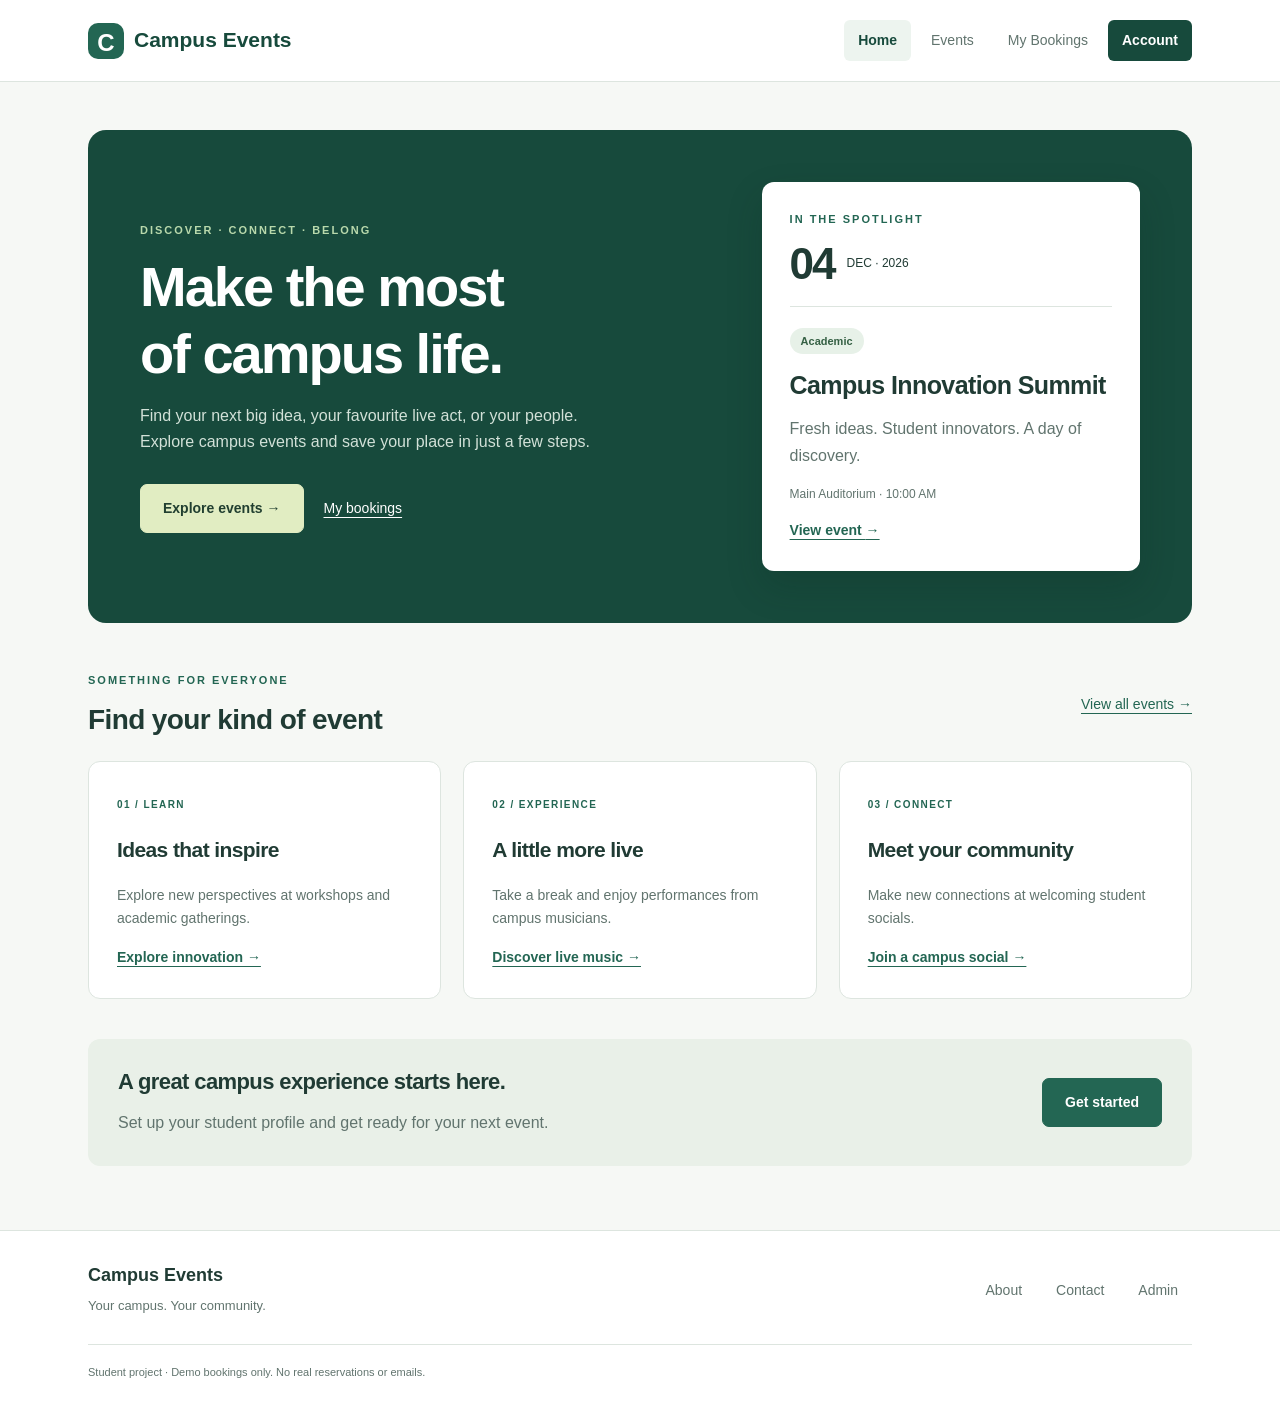
<file: index.html>
<!doctype html>
<html lang="en">
  <!-- 1. Page settings and links to the separate CSS and JavaScript files -->
  <head>
    <meta charset="utf-8" />
    <meta name="viewport" content="width=device-width, initial-scale=1" />
    <title>Home | Campus Event Booking System</title>
    <link rel="stylesheet" href="assets/styles.css" />
    <script src="assets/app.js" defer></script>
  </head>
  <body>
    <!-- Keyboard shortcut to skip navigation -->
    <a class="skip" href="#main">Skip to content</a>
    <!-- 2. Website title and navigation links -->
    <header>
      <a class="site-title" href="index.html"><span class="brand-icon" aria-hidden="true">C</span>Campus Events</a>
      <nav aria-label="Main navigation">
        <a href="index.html" aria-current="page">Home</a>
        <a href="events.html">Events</a>
        <a href="my-bookings.html">My Bookings</a>
        <details class="account-menu">
          <summary>Account</summary>
          <div class="account-links">
            <a href="login.html">Log in</a>
            <a href="register.html">Create account</a>
            <a href="profile.html">My profile</a>
            <a href="reset-password.html">Reset password</a>
          </div>
        </details>
      </nav>
    </header>
    <!-- 3. Main content for this page -->
    <main id="main">
      <section class="welcome hero">
        <div>
          <p class="eyebrow">Discover · Connect · Belong</p>
          <h1>Make the most<br />of campus life.</h1>
          <p>Find your next big idea, your favourite live act, or your people. Explore campus events and save your place in just a few steps.</p>
          <div class="actions"><a class="button" href="events.html">Explore events <span aria-hidden="true">→</span></a><a class="hero-link" href="my-bookings.html">My bookings</a></div>
        </div>
        <aside class="hero-feature" aria-label="Featured event">
          <p class="eyebrow">In the spotlight</p>
          <div class="feature-date"><strong>04</strong><span>DEC · 2026</span></div>
          <span class="status">Academic</span>
          <h2>Campus Innovation Summit</h2>
          <p>Fresh ideas. Student innovators. A day of discovery.</p>
          <p class="feature-location">Main Auditorium · 10:00 AM</p>
          <a href="event-details.html?event=innovation">View event <span aria-hidden="true">→</span></a>
        </aside>
      </section>
      <section aria-labelledby="discover-heading">
        <div class="section-heading"><div><p class="eyebrow">Something for everyone</p><h2 id="discover-heading">Find your kind of event</h2></div><a href="events.html">View all events →</a></div>
        <div class="category-grid">
          <article class="panel"><span class="category-number">01 / LEARN</span><h3>Ideas that inspire</h3><p>Explore new perspectives at workshops and academic gatherings.</p><a href="event-details.html?event=innovation">Explore innovation →</a></article>
          <article class="panel"><span class="category-number">02 / EXPERIENCE</span><h3>A little more live</h3><p>Take a break and enjoy performances from campus musicians.</p><a href="event-details.html?event=music">Discover live music →</a></article>
          <article class="panel"><span class="category-number">03 / CONNECT</span><h3>Meet your community</h3><p>Make new connections at welcoming student socials.</p><a href="event-details.html?event=social">Join a campus social →</a></article>
        </div>
      </section>
      <section class="join-banner"><div><h2>A great campus experience starts here.</h2><p>Set up your student profile and get ready for your next event.</p></div><a class="button" href="register.html">Get started</a></section>
    </main>
    <!-- 4. Shared footer and project information -->
    <footer>
      <div class="footer-inner">
        <div><strong>Campus Events</strong><p>Your campus. Your community.</p></div>
        <nav aria-label="Footer navigation"><a href="about.html">About</a><a href="contact.html">Contact</a><a href="admin.html">Admin</a></nav>
      </div>
      <p class="demo-note">Student project · Demo bookings only. No real reservations or emails.</p>
    </footer>
  </body>
</html>
</file>
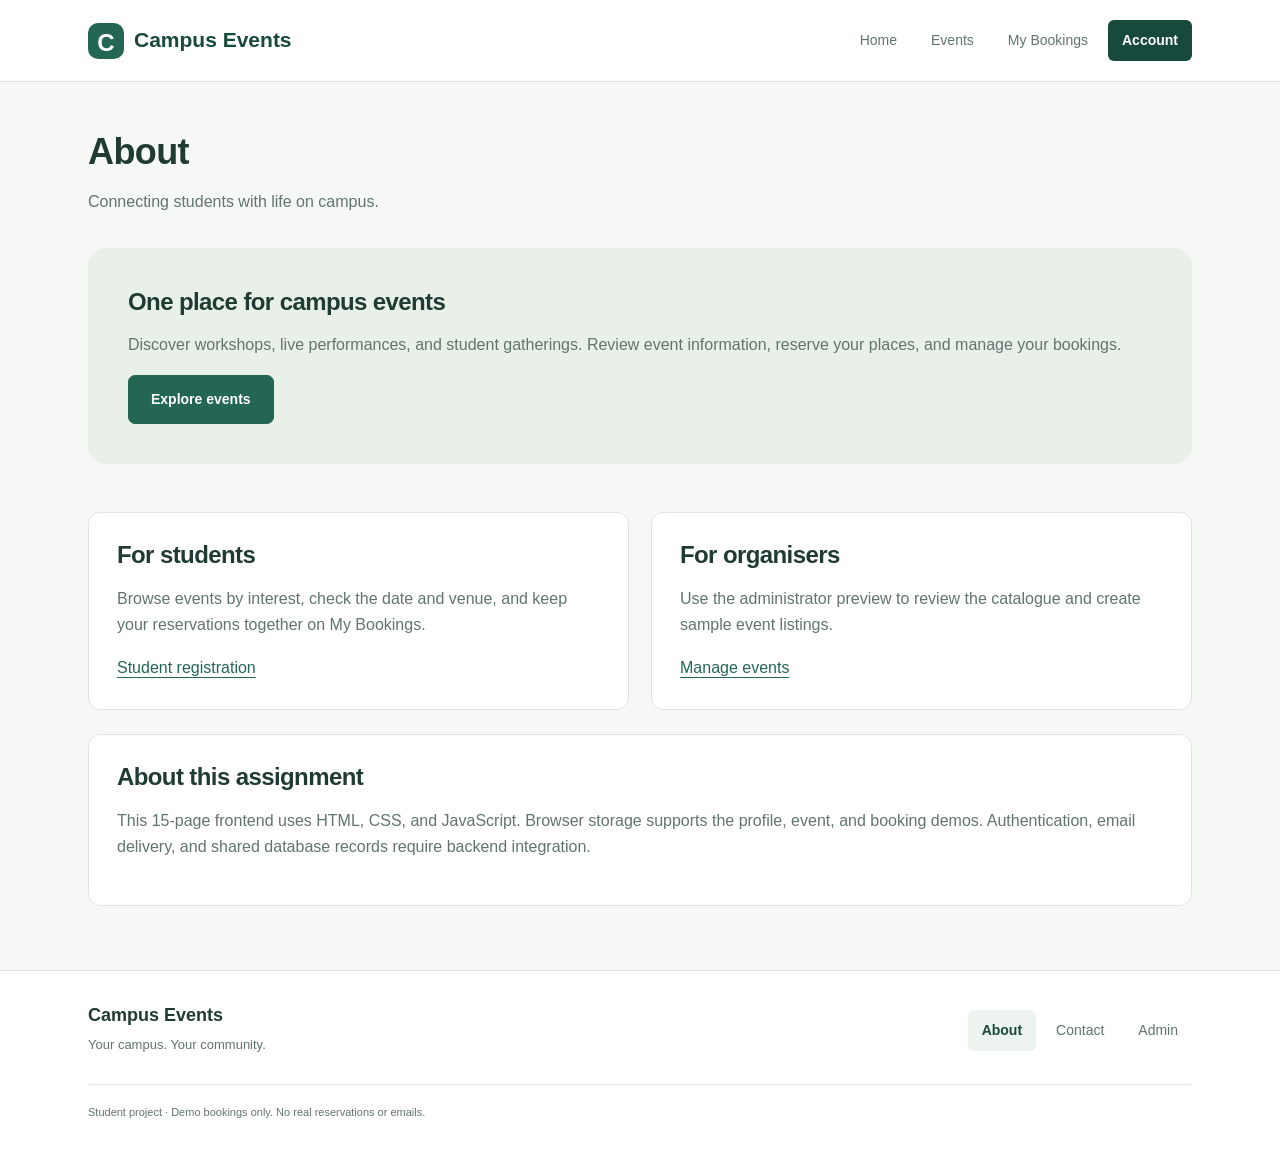
<file: about.html>
<!doctype html>
<html lang="en"><head><meta charset="utf-8" /><meta name="viewport" content="width=device-width, initial-scale=1" /><title>About | Campus Event Booking System</title><link rel="stylesheet" href="assets/styles.css" /><script src="assets/app.js" defer></script></head><body><a class="skip" href="#main">Skip to content</a><header><a class="site-title" href="index.html"><span class="brand-icon" aria-hidden="true">C</span>Campus Events</a><nav aria-label="Main navigation">
        <a href="index.html">Home</a>
        <a href="events.html">Events</a>
        <a href="my-bookings.html">My Bookings</a>
        <details class="account-menu">
          <summary>Account</summary>
          <div class="account-links">
            <a href="login.html">Log in</a>
            <a href="register.html">Create account</a>
            <a href="profile.html">My profile</a>
            <a href="reset-password.html">Reset password</a>
          </div>
        </details>
      </nav></header><main id="main"><h1>About</h1><p>Connecting students with life on campus.</p><section class="welcome"><h2>One place for campus events</h2><p>Discover workshops, live performances, and student gatherings. Review event information, reserve your places, and manage your bookings.</p><a class="button" href="events.html">Explore events</a></section><div class="home-grid"><section class="panel"><h2>For students</h2><p>Browse events by interest, check the date and venue, and keep your reservations together on My Bookings.</p><a href="register.html">Student registration</a></section><section class="panel"><h2>For organisers</h2><p>Use the administrator preview to review the catalogue and create sample event listings.</p><a href="manage-events.html">Manage events</a></section></div><section class="panel"><h2>About this assignment</h2><p>This 15-page frontend uses HTML, CSS, and JavaScript. Browser storage supports the profile, event, and booking demos. Authentication, email delivery, and shared database records require backend integration.</p></section></main><footer>
      <div class="footer-inner">
        <div><strong>Campus Events</strong><p>Your campus. Your community.</p></div>
        <nav aria-label="Footer navigation"><a href="about.html" aria-current="page">About</a><a href="contact.html">Contact</a><a href="admin.html">Admin</a></nav>
      </div>
      <p class="demo-note">Student project · Demo bookings only. No real reservations or emails.</p>
    </footer></body></html>
</file>
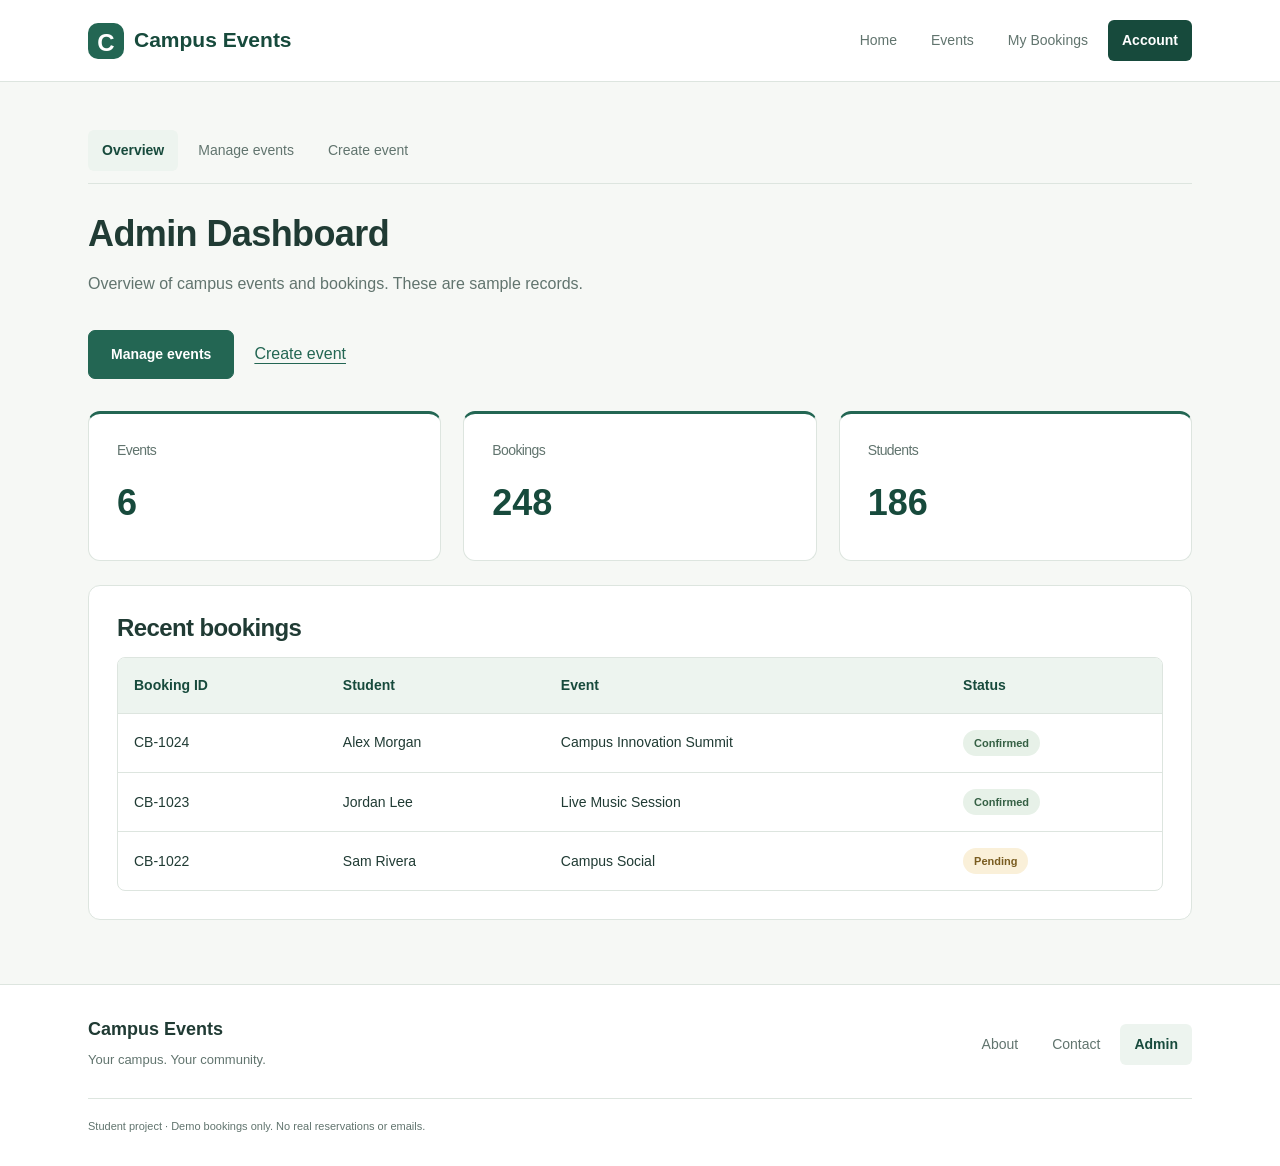
<file: admin.html>
<!doctype html>
<html lang="en">
  <!-- 1. Page settings and links to the separate CSS and JavaScript files -->
  <head>
    <meta charset="utf-8" />
    <meta name="viewport" content="width=device-width, initial-scale=1" />
    <title>Admin Dashboard | Campus Event Booking System</title>
    <link rel="stylesheet" href="assets/styles.css" />
    <script src="assets/app.js" defer></script>
  </head>
  <body>
    <!-- Keyboard shortcut to skip navigation -->
    <a class="skip" href="#main">Skip to content</a>
    <!-- 2. Website title and navigation links -->
    <header>
      <a class="site-title" href="index.html"><span class="brand-icon" aria-hidden="true">C</span>Campus Events</a>
      <nav aria-label="Main navigation">
        <a href="index.html">Home</a>
        <a href="events.html">Events</a>
        <a href="my-bookings.html">My Bookings</a>
        <details class="account-menu">
          <summary>Account</summary>
          <div class="account-links">
            <a href="login.html">Log in</a>
            <a href="register.html">Create account</a>
            <a href="profile.html">My profile</a>
            <a href="reset-password.html">Reset password</a>
          </div>
        </details>
      </nav>
    </header>
    <!-- 3. Main content for this page -->
    <main id="main"><nav class="section-nav" aria-label="Administrator navigation"><a href="admin.html" aria-current="page">Overview</a><a href="manage-events.html">Manage events</a><a href="create-event.html">Create event</a></nav>
      <h1>Admin Dashboard</h1>
      <p>Overview of campus events and bookings. These are sample records.</p>
      <p class="actions"><a class="button" href="manage-events.html">Manage events</a><a href="create-event.html">Create event</a></p>
      <!-- Admin summary cards: sample numbers for the design -->
      <div class="stats">
        <section class="panel"><h2>Events</h2><p>6</p></section>
        <section class="panel"><h2>Bookings</h2><p>248</p></section>
        <section class="panel"><h2>Students</h2><p>186</p></section>
      </div>
      <section class="panel">
        <h2>Recent bookings</h2>
        <!-- Recent bookings table: sample rows, replace with database records later -->
        <div class="table-wrap">
          <table>
            <thead>
              <tr><th>Booking ID</th><th>Student</th><th>Event</th><th>Status</th></tr>
            </thead>
            <tbody>
              <tr><td>CB-1024</td><td>Alex Morgan</td><td>Campus Innovation Summit</td><td><span class="status">Confirmed</span></td></tr>
              <tr><td>CB-1023</td><td>Jordan Lee</td><td>Live Music Session</td><td><span class="status">Confirmed</span></td></tr>
              <tr><td>CB-1022</td><td>Sam Rivera</td><td>Campus Social</td><td><span class="status pending">Pending</span></td></tr>
            </tbody>
          </table>
        </div>
      </section>
    </main>
    <!-- 4. Shared footer and project information -->
    <footer>
      <div class="footer-inner">
        <div><strong>Campus Events</strong><p>Your campus. Your community.</p></div>
        <nav aria-label="Footer navigation"><a href="about.html">About</a><a href="contact.html">Contact</a><a href="admin.html" aria-current="page">Admin</a></nav>
      </div>
      <p class="demo-note">Student project · Demo bookings only. No real reservations or emails.</p>
    </footer>
  </body>
</html>
</file>
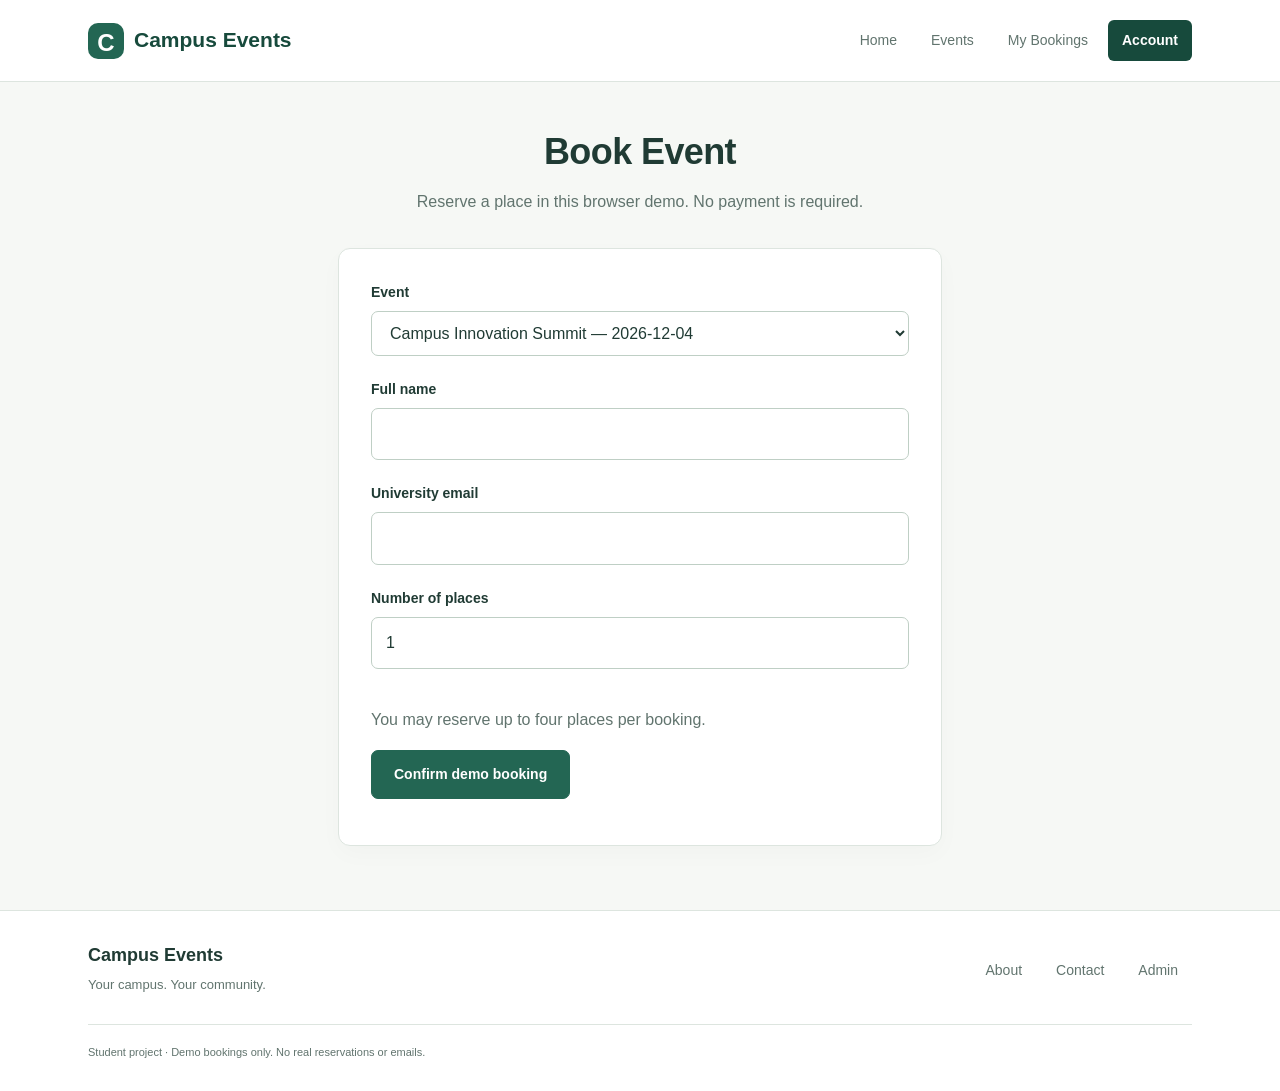
<file: book-event.html>
<!doctype html>
<html lang="en"><head><meta charset="utf-8" /><meta name="viewport" content="width=device-width, initial-scale=1" /><title>Book Event | Campus Event Booking System</title><link rel="stylesheet" href="assets/styles.css" /><script src="assets/app.js" defer></script></head><body><a class="skip" href="#main">Skip to content</a><header><a class="site-title" href="index.html"><span class="brand-icon" aria-hidden="true">C</span>Campus Events</a><nav aria-label="Main navigation">
        <a href="index.html">Home</a>
        <a href="events.html">Events</a>
        <a href="my-bookings.html">My Bookings</a>
        <details class="account-menu">
          <summary>Account</summary>
          <div class="account-links">
            <a href="login.html">Log in</a>
            <a href="register.html">Create account</a>
            <a href="profile.html">My profile</a>
            <a href="reset-password.html">Reset password</a>
          </div>
        </details>
      </nav></header><main id="main" class="centered-page"><h1>Book Event</h1><p>Reserve a place in this browser demo. No payment is required.</p><section class="panel form-panel"><form data-form="booking" method="post" action="#"><label for="event_id">Event</label><select id="event_id" name="event_id" required></select><label for="attendee">Full name</label><input id="attendee" name="attendee" type="text" autocomplete="name" maxlength="100" required /><label for="email">University email</label><input id="email" name="email" type="email" autocomplete="email" required /><label for="tickets">Number of places</label><input id="tickets" name="tickets" type="number" min="1" max="4" value="1" required /><p>You may reserve up to four places per booking.</p><button type="submit">Confirm demo booking</button><p class="form-message" role="status"></p></form></section></main><footer>
      <div class="footer-inner">
        <div><strong>Campus Events</strong><p>Your campus. Your community.</p></div>
        <nav aria-label="Footer navigation"><a href="about.html">About</a><a href="contact.html">Contact</a><a href="admin.html">Admin</a></nav>
      </div>
      <p class="demo-note">Student project · Demo bookings only. No real reservations or emails.</p>
    </footer></body></html>
</file>
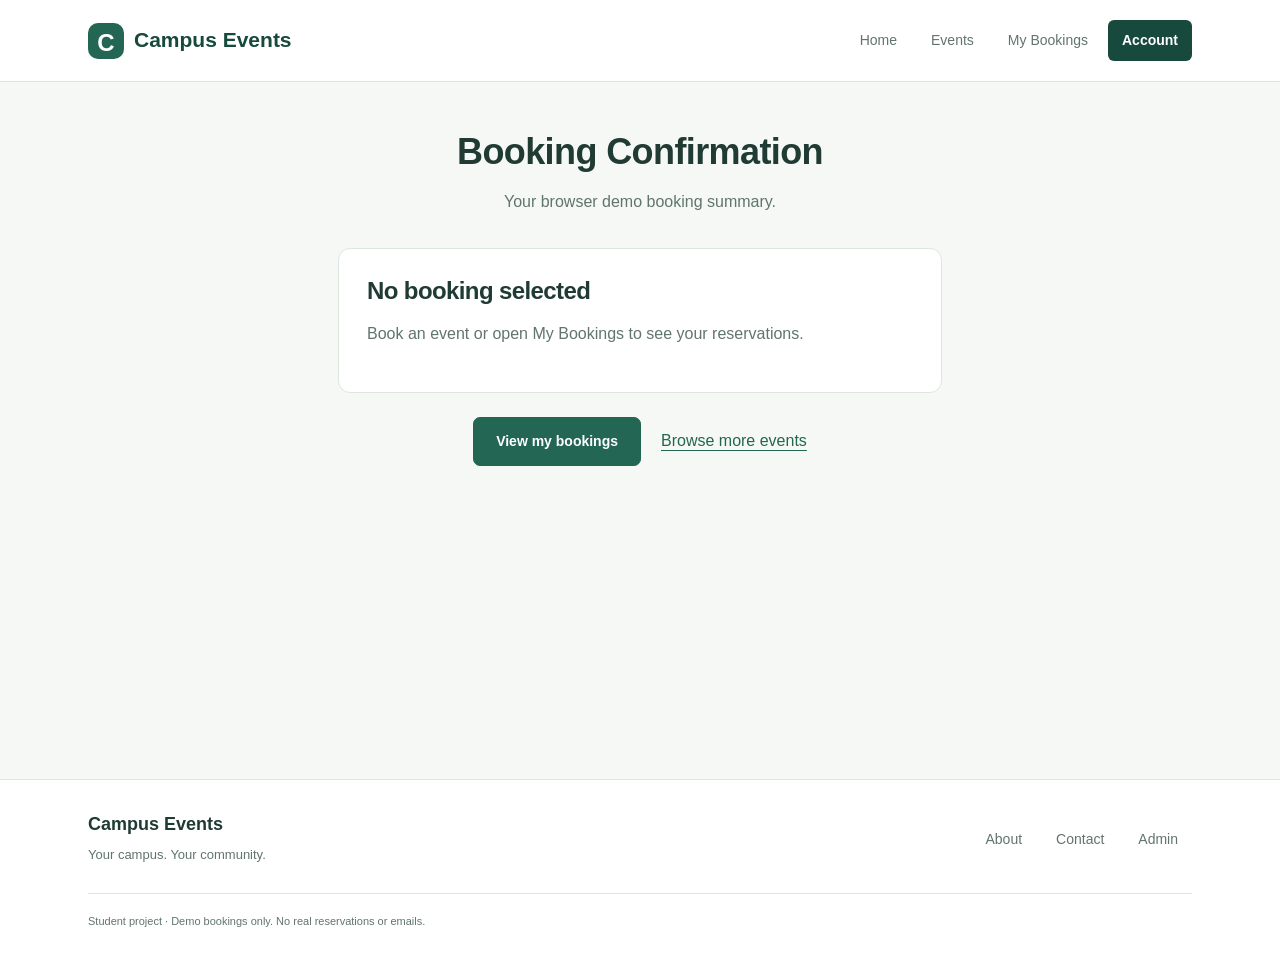
<file: booking-confirmation.html>
<!doctype html>
<html lang="en"><head><meta charset="utf-8" /><meta name="viewport" content="width=device-width, initial-scale=1" /><title>Booking Confirmation | Campus Event Booking System</title><link rel="stylesheet" href="assets/styles.css" /><script src="assets/app.js" defer></script></head><body><a class="skip" href="#main">Skip to content</a><header><a class="site-title" href="index.html"><span class="brand-icon" aria-hidden="true">C</span>Campus Events</a><nav aria-label="Main navigation">
        <a href="index.html">Home</a>
        <a href="events.html">Events</a>
        <a href="my-bookings.html">My Bookings</a>
        <details class="account-menu">
          <summary>Account</summary>
          <div class="account-links">
            <a href="login.html">Log in</a>
            <a href="register.html">Create account</a>
            <a href="profile.html">My profile</a>
            <a href="reset-password.html">Reset password</a>
          </div>
        </details>
      </nav></header><main id="main" class="centered-page"><h1>Booking Confirmation</h1><p>Your browser demo booking summary.</p><section id="booking-confirmation" class="panel"></section><div class="actions"><a class="button" href="my-bookings.html">View my bookings</a><a href="events.html">Browse more events</a></div></main><footer>
      <div class="footer-inner">
        <div><strong>Campus Events</strong><p>Your campus. Your community.</p></div>
        <nav aria-label="Footer navigation"><a href="about.html">About</a><a href="contact.html">Contact</a><a href="admin.html">Admin</a></nav>
      </div>
      <p class="demo-note">Student project · Demo bookings only. No real reservations or emails.</p>
    </footer></body></html>
</file>
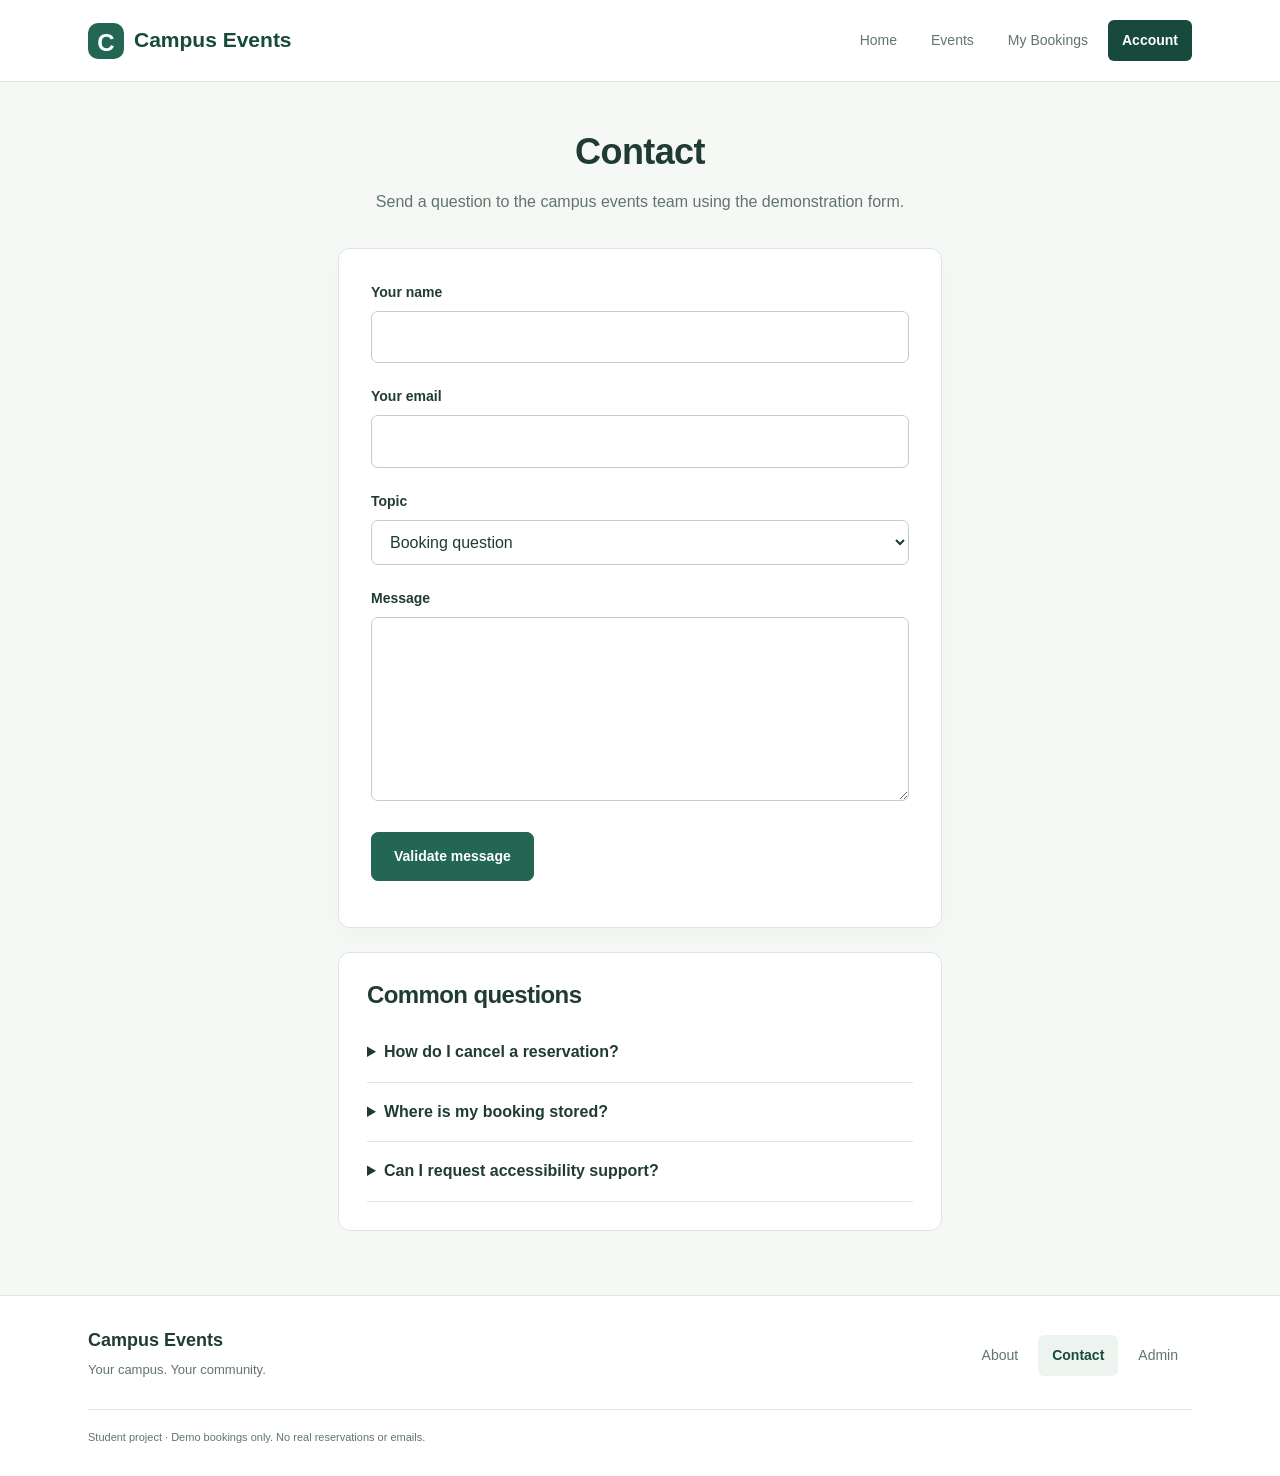
<file: contact.html>
<!doctype html>
<html lang="en"><head><meta charset="utf-8" /><meta name="viewport" content="width=device-width, initial-scale=1" /><title>Contact | Campus Event Booking System</title><link rel="stylesheet" href="assets/styles.css" /><script src="assets/app.js" defer></script></head><body><a class="skip" href="#main">Skip to content</a><header><a class="site-title" href="index.html"><span class="brand-icon" aria-hidden="true">C</span>Campus Events</a><nav aria-label="Main navigation">
        <a href="index.html">Home</a>
        <a href="events.html">Events</a>
        <a href="my-bookings.html">My Bookings</a>
        <details class="account-menu">
          <summary>Account</summary>
          <div class="account-links">
            <a href="login.html">Log in</a>
            <a href="register.html">Create account</a>
            <a href="profile.html">My profile</a>
            <a href="reset-password.html">Reset password</a>
          </div>
        </details>
      </nav></header><main id="main" class="centered-page"><h1>Contact</h1><p>Send a question to the campus events team using the demonstration form.</p><section class="panel form-panel"><form data-form="contact" method="post" action="#"><label for="full_name">Your name</label><input id="full_name" name="full_name" type="text" autocomplete="name" required /><label for="email">Your email</label><input id="email" name="email" type="email" autocomplete="email" required /><label for="subject">Topic</label><select id="subject" name="subject"><option>Booking question</option><option>Event information</option><option>Account support</option><option>Accessibility request</option></select><label for="message">Message</label><textarea id="message" name="message" rows="6" required maxlength="2000"></textarea><button type="submit">Validate message</button><p class="form-message" role="status"></p></form></section><section class="panel"><h2>Common questions</h2><details><summary>How do I cancel a reservation?</summary><p>Open My Bookings and select Cancel booking beside the reservation.</p></details><details><summary>Where is my booking stored?</summary><p>Demo bookings are saved only in this browser. They are not real event reservations.</p></details><details><summary>Can I request accessibility support?</summary><p>Select Accessibility request above to preview the enquiry form. This demo does not deliver messages.</p></details></section></main><footer>
      <div class="footer-inner">
        <div><strong>Campus Events</strong><p>Your campus. Your community.</p></div>
        <nav aria-label="Footer navigation"><a href="about.html">About</a><a href="contact.html" aria-current="page">Contact</a><a href="admin.html">Admin</a></nav>
      </div>
      <p class="demo-note">Student project · Demo bookings only. No real reservations or emails.</p>
    </footer></body></html>
</file>
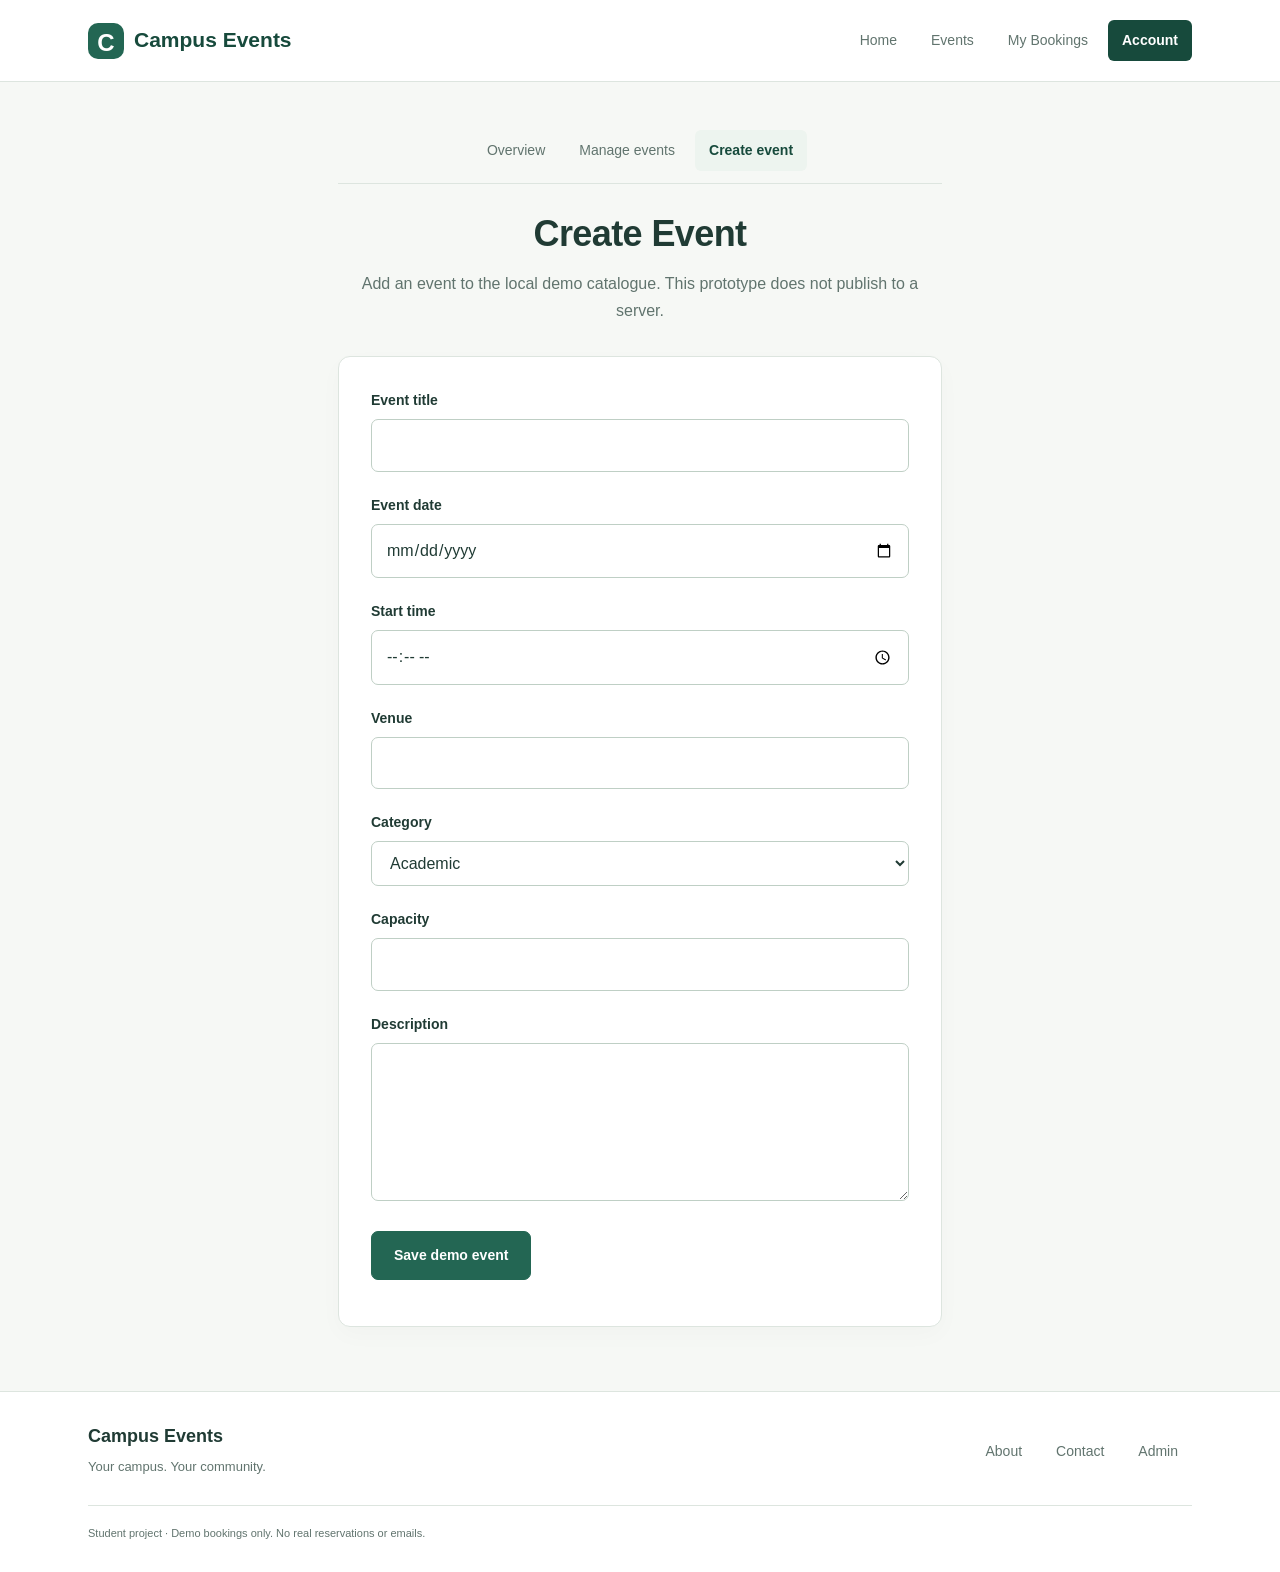
<file: create-event.html>
<!doctype html>
<html lang="en"><head><meta charset="utf-8" /><meta name="viewport" content="width=device-width, initial-scale=1" /><title>Create Event | Campus Event Booking System</title><link rel="stylesheet" href="assets/styles.css" /><script src="assets/app.js" defer></script></head><body><a class="skip" href="#main">Skip to content</a><header><a class="site-title" href="index.html"><span class="brand-icon" aria-hidden="true">C</span>Campus Events</a><nav aria-label="Main navigation">
        <a href="index.html">Home</a>
        <a href="events.html">Events</a>
        <a href="my-bookings.html">My Bookings</a>
        <details class="account-menu">
          <summary>Account</summary>
          <div class="account-links">
            <a href="login.html">Log in</a>
            <a href="register.html">Create account</a>
            <a href="profile.html">My profile</a>
            <a href="reset-password.html">Reset password</a>
          </div>
        </details>
      </nav></header><main id="main" class="centered-page"><nav class="section-nav" aria-label="Administrator navigation"><a href="admin.html">Overview</a><a href="manage-events.html">Manage events</a><a href="create-event.html" aria-current="page">Create event</a></nav><h1>Create Event</h1><p>Add an event to the local demo catalogue. This prototype does not publish to a server.</p><section class="panel form-panel"><form data-form="create-event" method="post" action="#"><label for="title">Event title</label><input id="title" name="title" type="text" maxlength="100" required /><label for="date">Event date</label><input id="date" name="date" type="date"  required /><label for="time">Start time</label><input id="time" name="time" type="time"  required /><label for="venue">Venue</label><input id="venue" name="venue" type="text" maxlength="100" required /><label for="category">Category</label><select id="category" name="category"><option>Academic</option><option>Music</option><option>Social</option><option>Sport</option></select><label for="capacity">Capacity</label><input id="capacity" name="capacity" type="number" min="1" max="10000" required /><label for="description">Description</label><textarea id="description" name="description" rows="5" maxlength="2000" required></textarea><button type="submit">Save demo event</button><p class="form-message" role="status"></p></form></section></main><footer>
      <div class="footer-inner">
        <div><strong>Campus Events</strong><p>Your campus. Your community.</p></div>
        <nav aria-label="Footer navigation"><a href="about.html">About</a><a href="contact.html">Contact</a><a href="admin.html">Admin</a></nav>
      </div>
      <p class="demo-note">Student project · Demo bookings only. No real reservations or emails.</p>
    </footer></body></html>
</file>
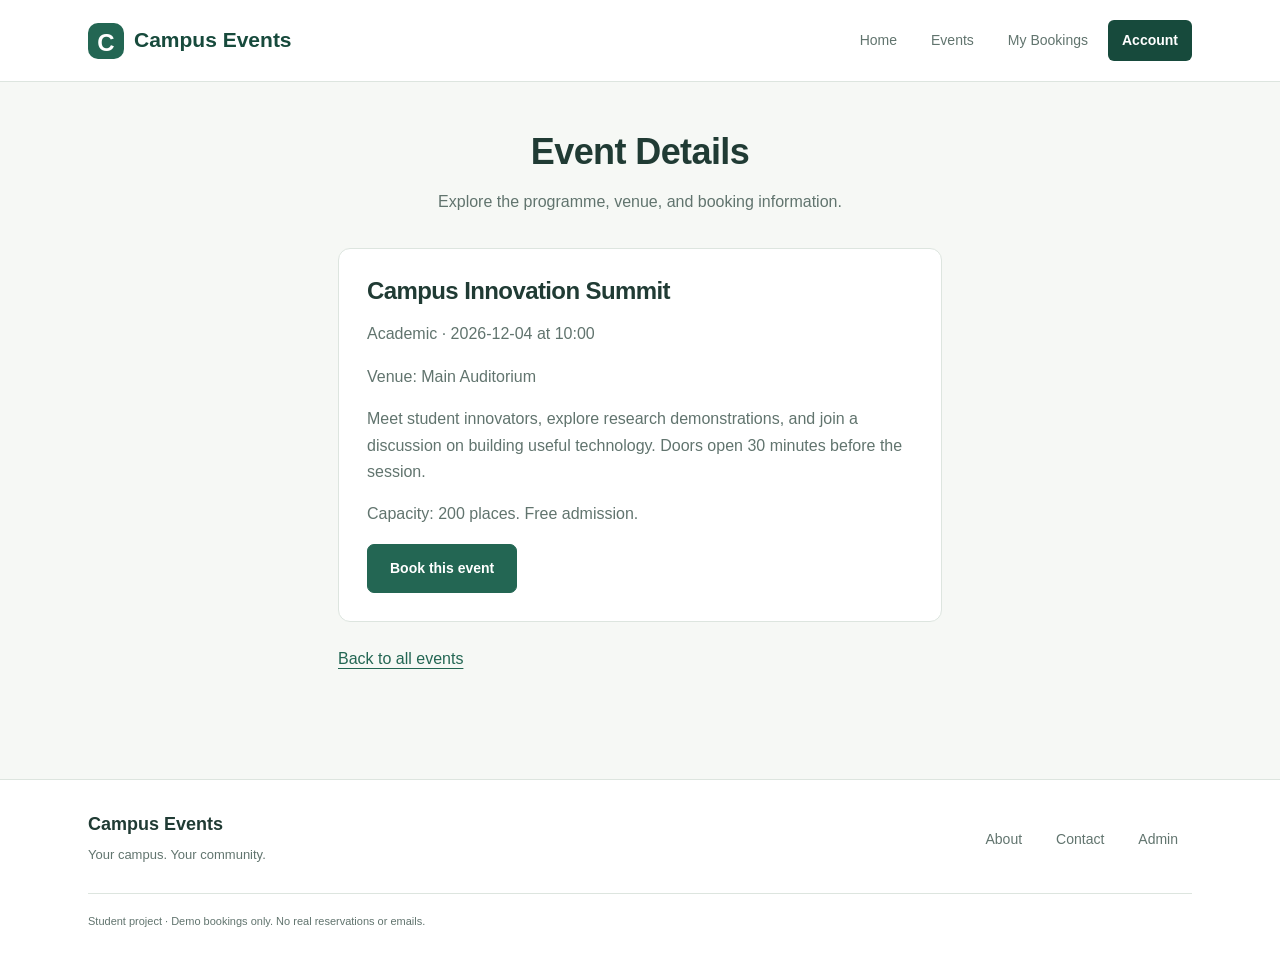
<file: event-details.html>
<!doctype html>
<html lang="en"><head><meta charset="utf-8" /><meta name="viewport" content="width=device-width, initial-scale=1" /><title>Event Details | Campus Event Booking System</title><link rel="stylesheet" href="assets/styles.css" /><script src="assets/app.js" defer></script></head><body><a class="skip" href="#main">Skip to content</a><header><a class="site-title" href="index.html"><span class="brand-icon" aria-hidden="true">C</span>Campus Events</a><nav aria-label="Main navigation">
        <a href="index.html">Home</a>
        <a href="events.html">Events</a>
        <a href="my-bookings.html">My Bookings</a>
        <details class="account-menu">
          <summary>Account</summary>
          <div class="account-links">
            <a href="login.html">Log in</a>
            <a href="register.html">Create account</a>
            <a href="profile.html">My profile</a>
            <a href="reset-password.html">Reset password</a>
          </div>
        </details>
      </nav></header><main id="main" class="centered-page"><h1>Event Details</h1><p>Explore the programme, venue, and booking information.</p><section id="event-detail" class="panel"></section><a href="events.html">Back to all events</a></main><footer>
      <div class="footer-inner">
        <div><strong>Campus Events</strong><p>Your campus. Your community.</p></div>
        <nav aria-label="Footer navigation"><a href="about.html">About</a><a href="contact.html">Contact</a><a href="admin.html">Admin</a></nav>
      </div>
      <p class="demo-note">Student project · Demo bookings only. No real reservations or emails.</p>
    </footer></body></html>
</file>
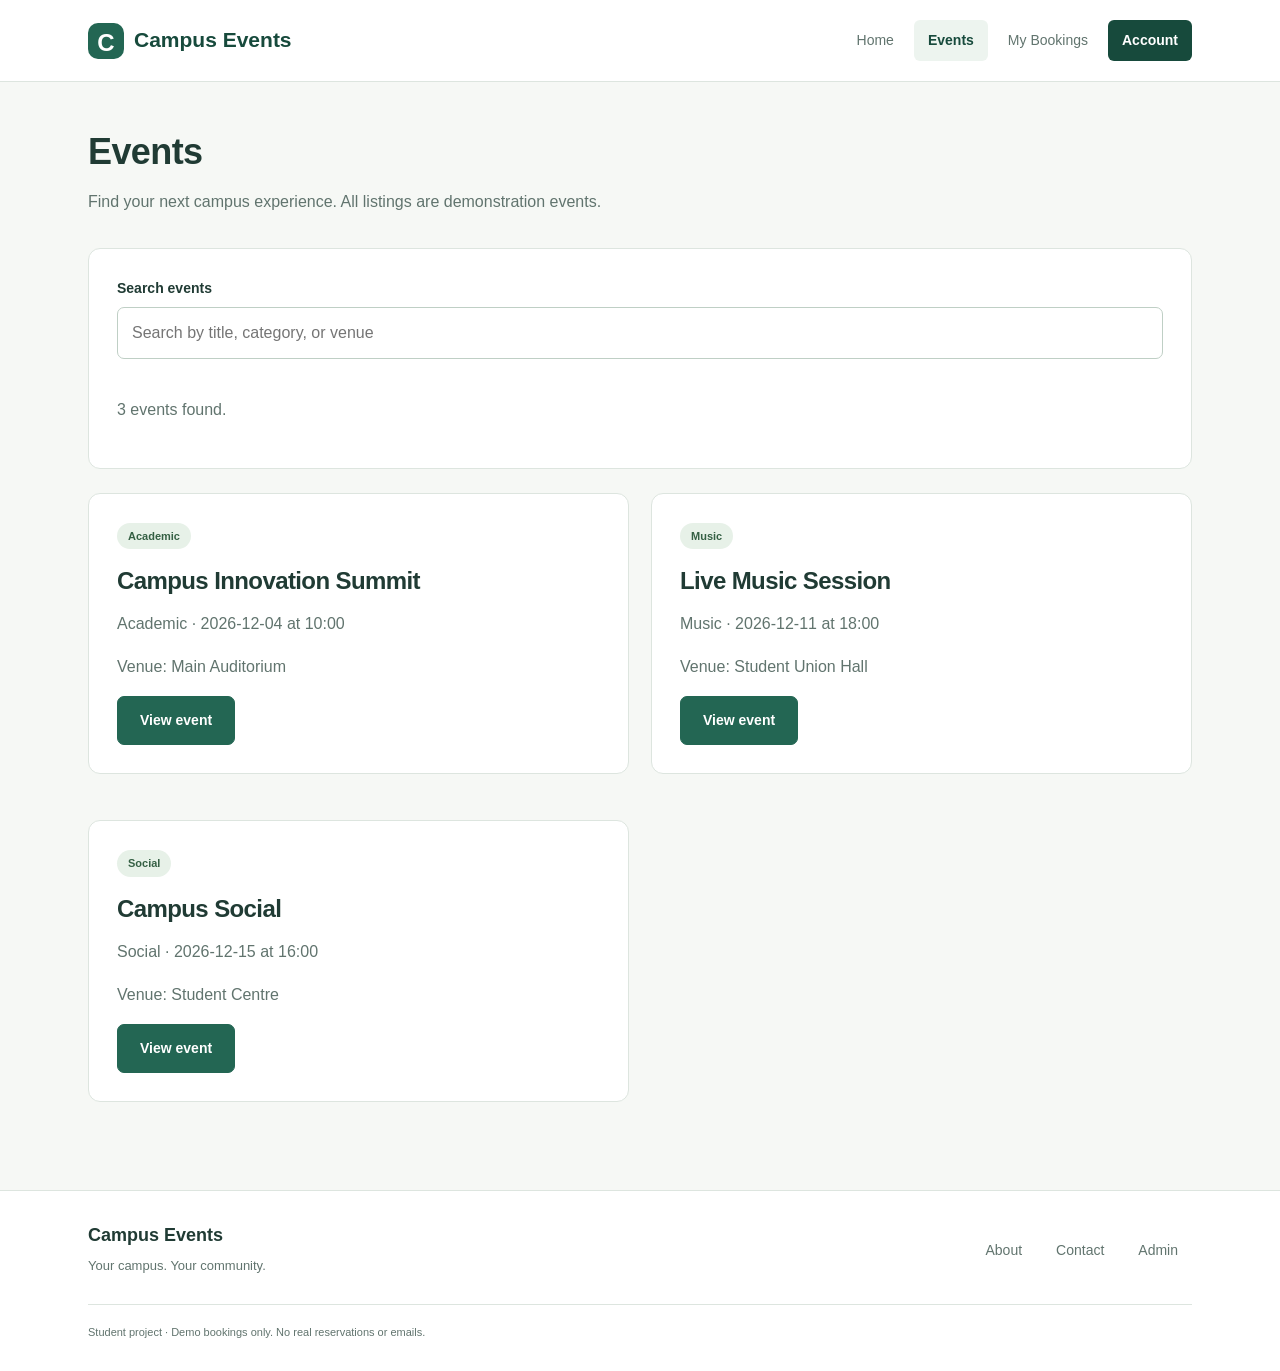
<file: events.html>
<!doctype html>
<html lang="en"><head><meta charset="utf-8" /><meta name="viewport" content="width=device-width, initial-scale=1" /><title>Events | Campus Event Booking System</title><link rel="stylesheet" href="assets/styles.css" /><script src="assets/app.js" defer></script></head><body><a class="skip" href="#main">Skip to content</a><header><a class="site-title" href="index.html"><span class="brand-icon" aria-hidden="true">C</span>Campus Events</a><nav aria-label="Main navigation">
        <a href="index.html">Home</a>
        <a href="events.html" aria-current="page">Events</a>
        <a href="my-bookings.html">My Bookings</a>
        <details class="account-menu">
          <summary>Account</summary>
          <div class="account-links">
            <a href="login.html">Log in</a>
            <a href="register.html">Create account</a>
            <a href="profile.html">My profile</a>
            <a href="reset-password.html">Reset password</a>
          </div>
        </details>
      </nav></header><main id="main"><h1>Events</h1><p>Find your next campus experience. All listings are demonstration events.</p><section class="panel"><label for="event-search">Search events</label><input id="event-search" type="search" placeholder="Search by title, category, or venue" /><p id="search-status" role="status"></p></section><div id="event-list" class="home-grid"></div></main><footer>
      <div class="footer-inner">
        <div><strong>Campus Events</strong><p>Your campus. Your community.</p></div>
        <nav aria-label="Footer navigation"><a href="about.html">About</a><a href="contact.html">Contact</a><a href="admin.html">Admin</a></nav>
      </div>
      <p class="demo-note">Student project · Demo bookings only. No real reservations or emails.</p>
    </footer></body></html>
</file>
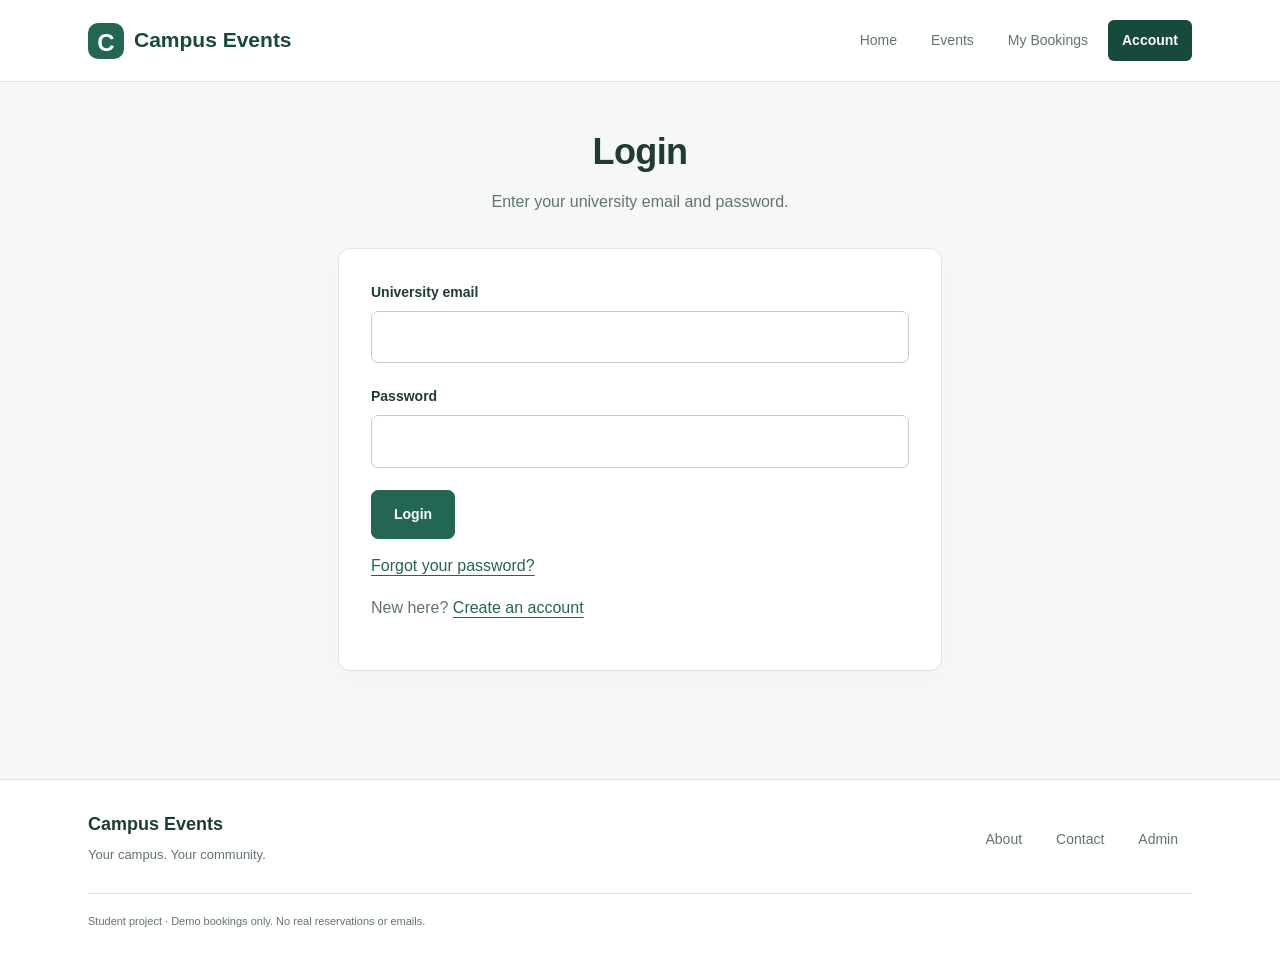
<file: login.html>
<!doctype html>
<html lang="en">
  <!-- 1. Page settings and links to the separate CSS and JavaScript files -->
  <head>
    <meta charset="utf-8" />
    <meta name="viewport" content="width=device-width, initial-scale=1" />
    <title>Login | Campus Event Booking System</title>
    <link rel="stylesheet" href="assets/styles.css" />
    <script src="assets/app.js" defer></script>
  </head>
  <body>
    <!-- Keyboard shortcut to skip navigation -->
    <a class="skip" href="#main">Skip to content</a>
    <!-- 2. Website title and navigation links -->
    <header>
      <a class="site-title" href="index.html"><span class="brand-icon" aria-hidden="true">C</span>Campus Events</a>
      <nav aria-label="Main navigation">
        <a href="index.html">Home</a>
        <a href="events.html">Events</a>
        <a href="my-bookings.html">My Bookings</a>
        <details class="account-menu">
          <summary>Account</summary>
          <div class="account-links">
            <a href="login.html" aria-current="page">Log in</a>
            <a href="register.html">Create account</a>
            <a href="profile.html">My profile</a>
            <a href="reset-password.html">Reset password</a>
          </div>
        </details>
      </nav>
    </header>
    <!-- 3. Main content for this page -->
    <main id="main" class="centered-page">
      <h1>Login</h1>
      <p>Enter your university email and password.</p>
      <section class="panel form-panel" aria-label="Login form">
        <!-- Form fields: name attributes will be used by PHP in Part 3 -->
        <form data-form="login" method="post" action="#">
          <label for="email">University email</label>
          <input id="email" name="email" type="email" value="" required />
          <label for="password">Password</label>
          <input id="password" name="password" type="password" value="" minlength="8" required />
          <!-- Submit button and feedback from assets/app.js -->
          <button type="submit">Login</button>
          <p class="form-message" role="status"></p>
        </form>
        <a href="reset-password.html">Forgot your password?</a><p>New here? <a href="register.html">Create an account</a></p>
      </section>
    </main>
    <!-- 4. Shared footer and project information -->
    <footer>
      <div class="footer-inner">
        <div><strong>Campus Events</strong><p>Your campus. Your community.</p></div>
        <nav aria-label="Footer navigation"><a href="about.html">About</a><a href="contact.html">Contact</a><a href="admin.html">Admin</a></nav>
      </div>
      <p class="demo-note">Student project · Demo bookings only. No real reservations or emails.</p>
    </footer>
  </body>
</html>
</file>
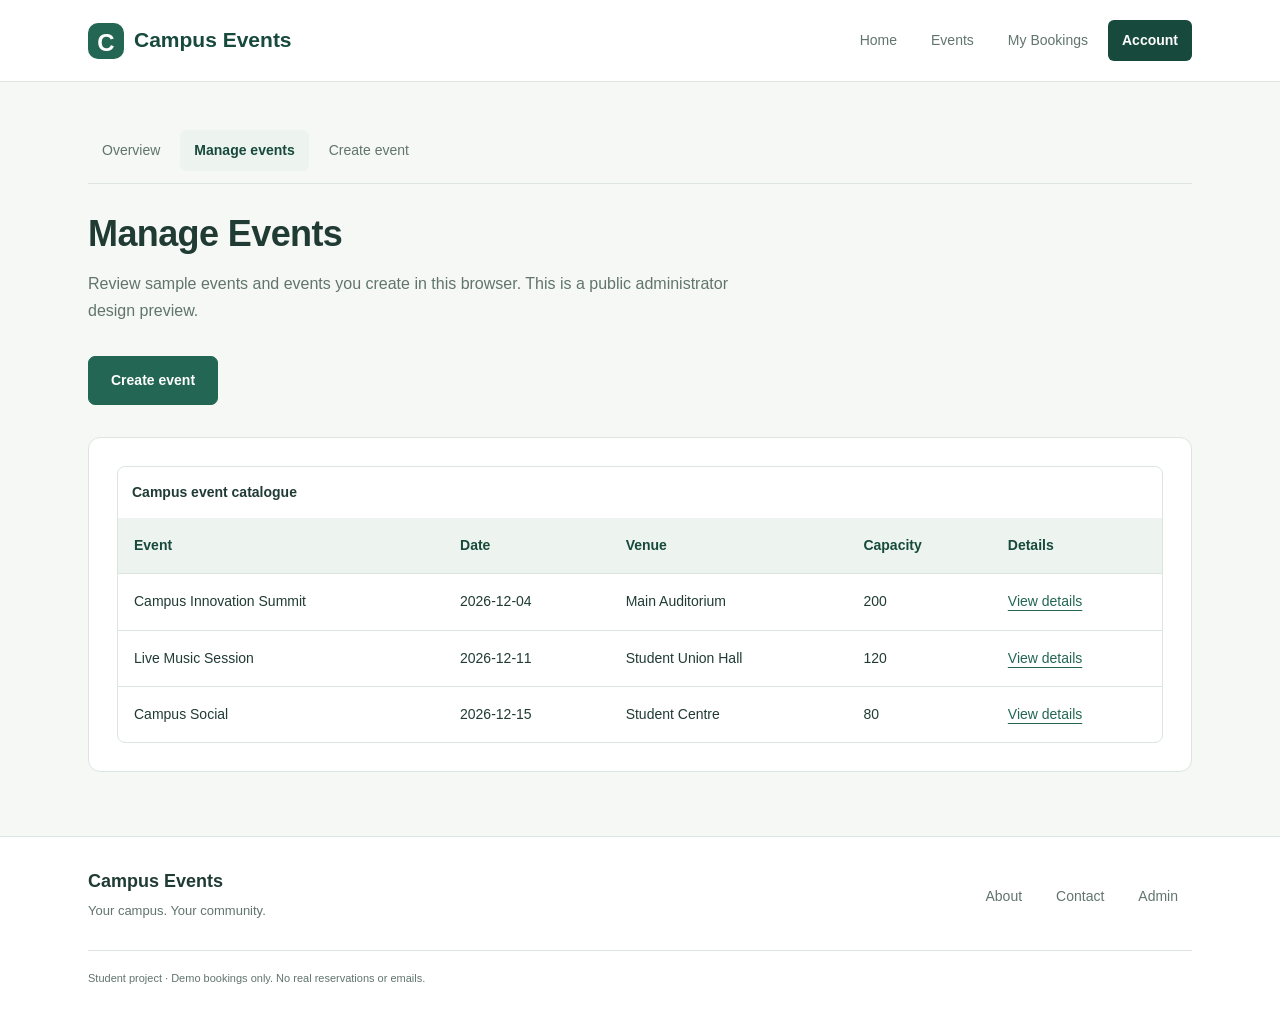
<file: manage-events.html>
<!doctype html>
<html lang="en"><head><meta charset="utf-8" /><meta name="viewport" content="width=device-width, initial-scale=1" /><title>Manage Events | Campus Event Booking System</title><link rel="stylesheet" href="assets/styles.css" /><script src="assets/app.js" defer></script></head><body><a class="skip" href="#main">Skip to content</a><header><a class="site-title" href="index.html"><span class="brand-icon" aria-hidden="true">C</span>Campus Events</a><nav aria-label="Main navigation">
        <a href="index.html">Home</a>
        <a href="events.html">Events</a>
        <a href="my-bookings.html">My Bookings</a>
        <details class="account-menu">
          <summary>Account</summary>
          <div class="account-links">
            <a href="login.html">Log in</a>
            <a href="register.html">Create account</a>
            <a href="profile.html">My profile</a>
            <a href="reset-password.html">Reset password</a>
          </div>
        </details>
      </nav></header><main id="main"><nav class="section-nav" aria-label="Administrator navigation"><a href="admin.html">Overview</a><a href="manage-events.html" aria-current="page">Manage events</a><a href="create-event.html">Create event</a></nav><h1>Manage Events</h1><p>Review sample events and events you create in this browser. This is a public administrator design preview.</p><p><a class="button" href="create-event.html">Create event</a></p><section class="panel"><div class="table-wrap"><table><caption>Campus event catalogue</caption><thead><tr><th>Event</th><th>Date</th><th>Venue</th><th>Capacity</th><th>Details</th></tr></thead><tbody id="manage-event-rows"></tbody></table></div></section></main><footer>
      <div class="footer-inner">
        <div><strong>Campus Events</strong><p>Your campus. Your community.</p></div>
        <nav aria-label="Footer navigation"><a href="about.html">About</a><a href="contact.html">Contact</a><a href="admin.html">Admin</a></nav>
      </div>
      <p class="demo-note">Student project · Demo bookings only. No real reservations or emails.</p>
    </footer></body></html>
</file>
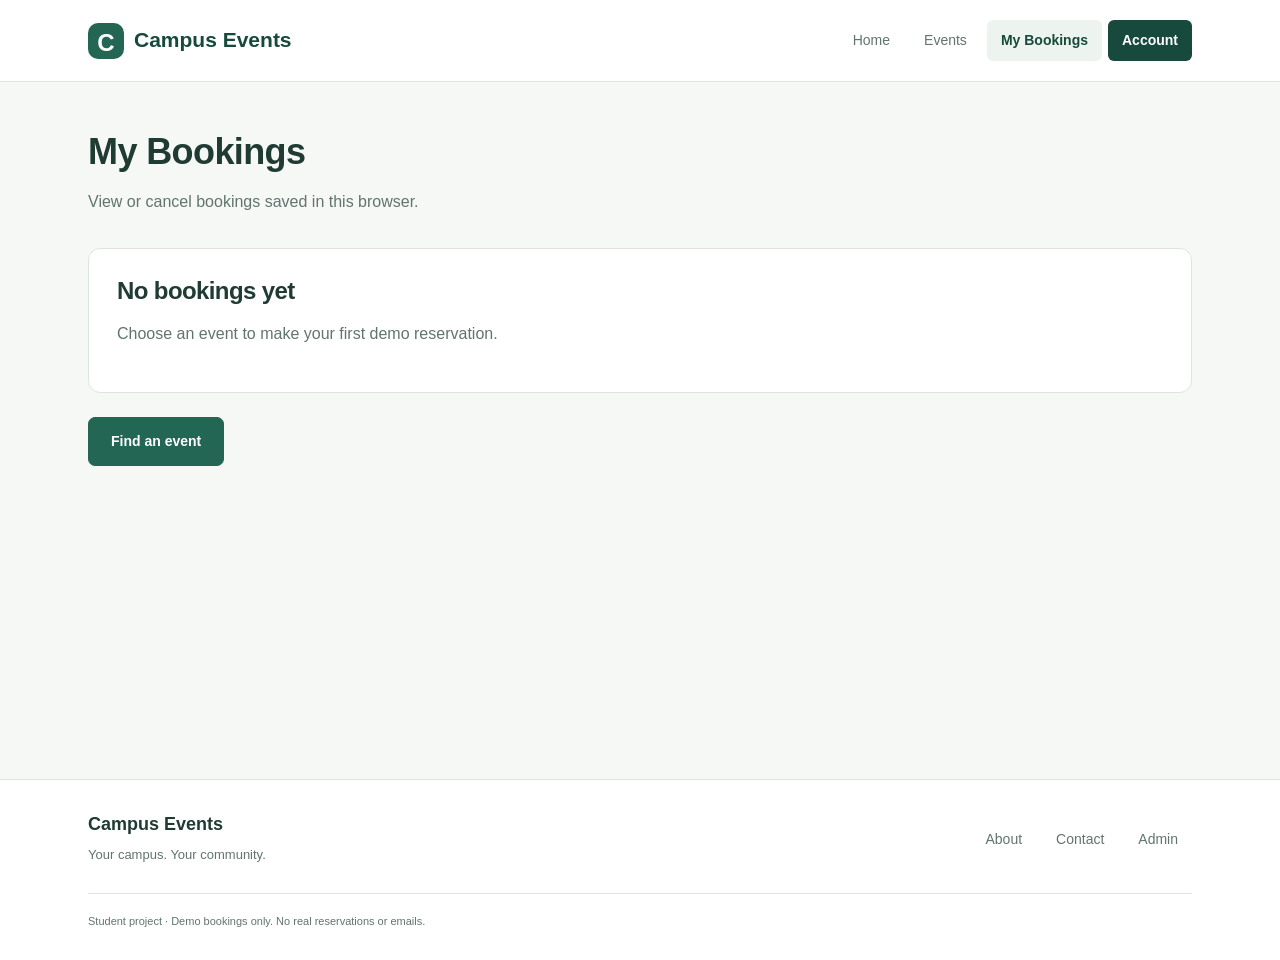
<file: my-bookings.html>
<!doctype html>
<html lang="en"><head><meta charset="utf-8" /><meta name="viewport" content="width=device-width, initial-scale=1" /><title>My Bookings | Campus Event Booking System</title><link rel="stylesheet" href="assets/styles.css" /><script src="assets/app.js" defer></script></head><body><a class="skip" href="#main">Skip to content</a><header><a class="site-title" href="index.html"><span class="brand-icon" aria-hidden="true">C</span>Campus Events</a><nav aria-label="Main navigation">
        <a href="index.html">Home</a>
        <a href="events.html">Events</a>
        <a href="my-bookings.html" aria-current="page">My Bookings</a>
        <details class="account-menu">
          <summary>Account</summary>
          <div class="account-links">
            <a href="login.html">Log in</a>
            <a href="register.html">Create account</a>
            <a href="profile.html">My profile</a>
            <a href="reset-password.html">Reset password</a>
          </div>
        </details>
      </nav></header><main id="main"><h1>My Bookings</h1><p>View or cancel bookings saved in this browser.</p><div id="my-bookings"></div><a class="button" href="events.html">Find an event</a><p id="booking-status" role="status"></p></main><footer>
      <div class="footer-inner">
        <div><strong>Campus Events</strong><p>Your campus. Your community.</p></div>
        <nav aria-label="Footer navigation"><a href="about.html">About</a><a href="contact.html">Contact</a><a href="admin.html">Admin</a></nav>
      </div>
      <p class="demo-note">Student project · Demo bookings only. No real reservations or emails.</p>
    </footer></body></html>
</file>
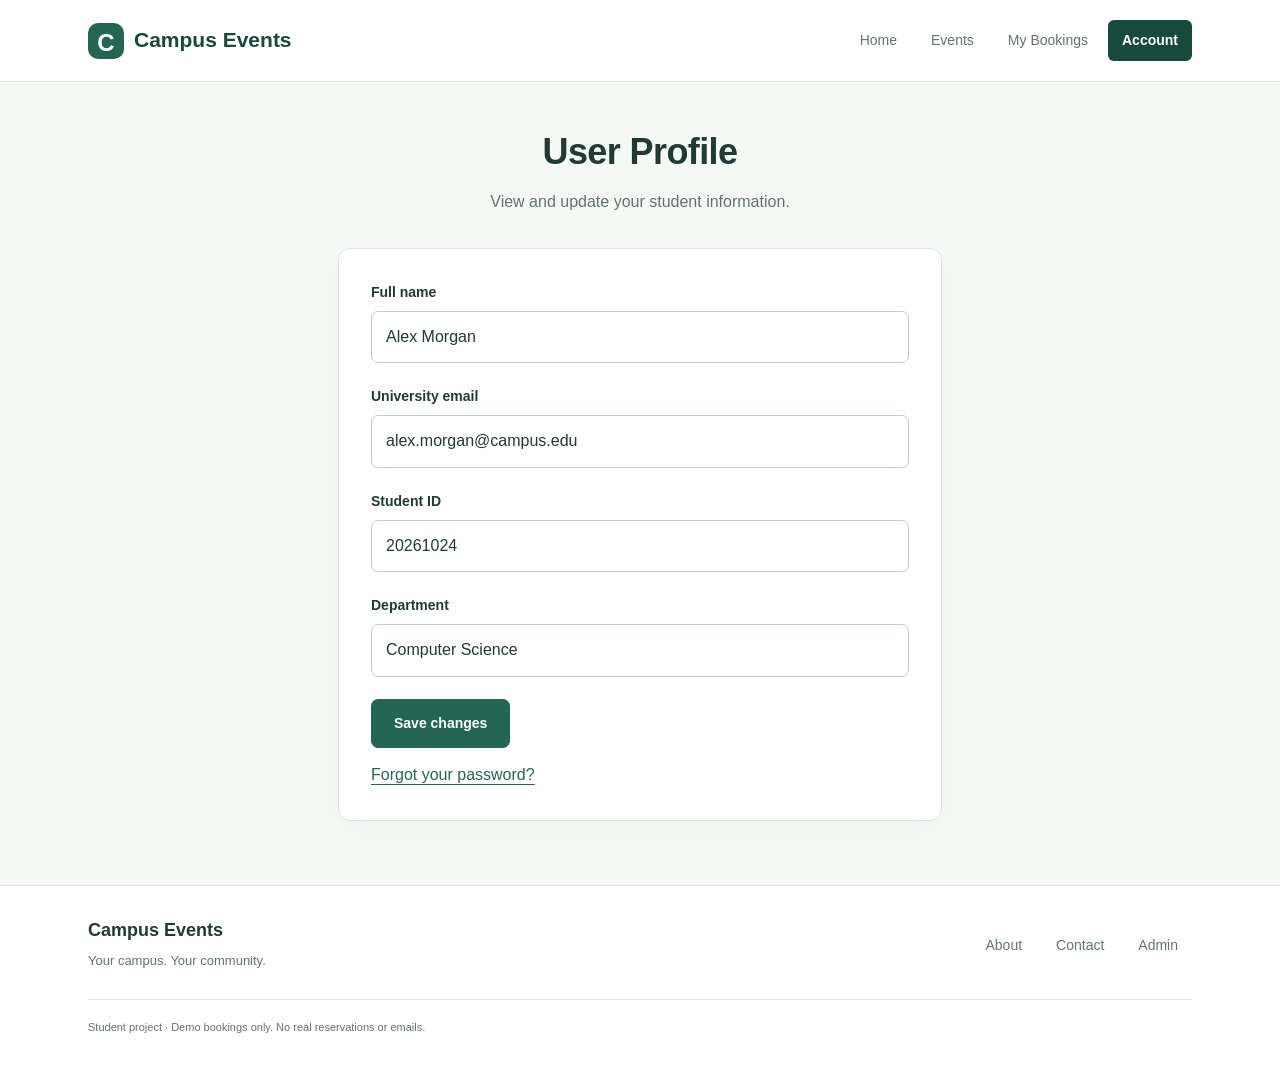
<file: profile.html>
<!doctype html>
<html lang="en">
  <!-- 1. Page settings and links to the separate CSS and JavaScript files -->
  <head>
    <meta charset="utf-8" />
    <meta name="viewport" content="width=device-width, initial-scale=1" />
    <title>User Profile | Campus Event Booking System</title>
    <link rel="stylesheet" href="assets/styles.css" />
    <script src="assets/app.js" defer></script>
  </head>
  <body>
    <!-- Keyboard shortcut to skip navigation -->
    <a class="skip" href="#main">Skip to content</a>
    <!-- 2. Website title and navigation links -->
    <header>
      <a class="site-title" href="index.html"><span class="brand-icon" aria-hidden="true">C</span>Campus Events</a>
      <nav aria-label="Main navigation">
        <a href="index.html">Home</a>
        <a href="events.html">Events</a>
        <a href="my-bookings.html">My Bookings</a>
        <details class="account-menu">
          <summary>Account</summary>
          <div class="account-links">
            <a href="login.html">Log in</a>
            <a href="register.html">Create account</a>
            <a href="profile.html" aria-current="page">My profile</a>
            <a href="reset-password.html">Reset password</a>
          </div>
        </details>
      </nav>
    </header>
    <!-- 3. Main content for this page -->
    <main id="main" class="centered-page">
      <h1>User Profile</h1>
      <p>View and update your student information.</p>
      <section class="panel form-panel" aria-label="User Profile form">
        <!-- Form fields: name attributes will be used by PHP in Part 3 -->
        <form data-form="profile" method="post" action="#">
          <label for="full_name">Full name</label>
          <input id="full_name" name="full_name" type="text" value="Alex Morgan" required />
          <label for="email">University email</label>
          <input id="email" name="email" type="email" value="alex.morgan@campus.edu" required />
          <label for="student_id">Student ID</label>
          <input id="student_id" name="student_id" type="text" value="20261024" required />
          <label for="department">Department</label>
          <input id="department" name="department" type="text" value="Computer Science" required />
          <!-- Submit button and feedback from assets/app.js -->
          <button type="submit">Save changes</button>
          <p class="form-message" role="status"></p>
        </form>
        <a href="reset-password.html">Forgot your password?</a>
      </section>
    </main>
    <!-- 4. Shared footer and project information -->
    <footer>
      <div class="footer-inner">
        <div><strong>Campus Events</strong><p>Your campus. Your community.</p></div>
        <nav aria-label="Footer navigation"><a href="about.html">About</a><a href="contact.html">Contact</a><a href="admin.html">Admin</a></nav>
      </div>
      <p class="demo-note">Student project · Demo bookings only. No real reservations or emails.</p>
    </footer>
  </body>
</html>
</file>
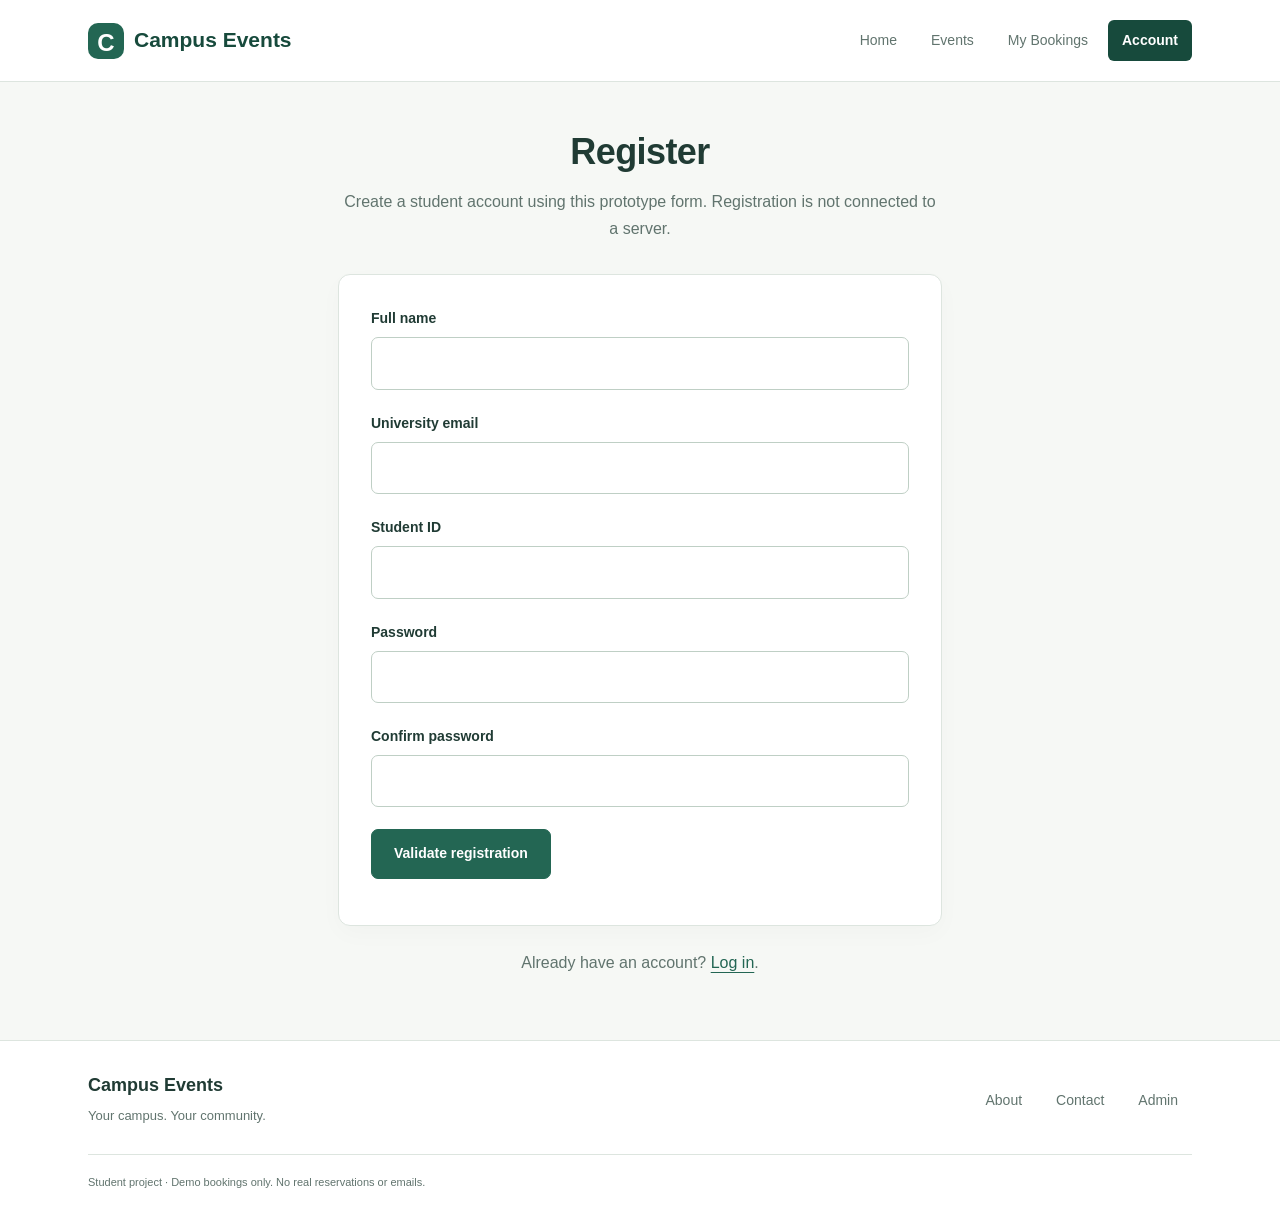
<file: register.html>
<!doctype html>
<html lang="en"><head><meta charset="utf-8" /><meta name="viewport" content="width=device-width, initial-scale=1" /><title>Register | Campus Event Booking System</title><link rel="stylesheet" href="assets/styles.css" /><script src="assets/app.js" defer></script></head><body><a class="skip" href="#main">Skip to content</a><header><a class="site-title" href="index.html"><span class="brand-icon" aria-hidden="true">C</span>Campus Events</a><nav aria-label="Main navigation">
        <a href="index.html">Home</a>
        <a href="events.html">Events</a>
        <a href="my-bookings.html">My Bookings</a>
        <details class="account-menu">
          <summary>Account</summary>
          <div class="account-links">
            <a href="login.html">Log in</a>
            <a href="register.html" aria-current="page">Create account</a>
            <a href="profile.html">My profile</a>
            <a href="reset-password.html">Reset password</a>
          </div>
        </details>
      </nav></header><main id="main" class="centered-page"><h1>Register</h1><p>Create a student account using this prototype form. Registration is not connected to a server.</p><section class="panel form-panel"><form data-form="register" method="post" action="#"><label for="full_name">Full name</label><input id="full_name" name="full_name" type="text" autocomplete="name" required /><label for="email">University email</label><input id="email" name="email" type="email" autocomplete="email" required /><label for="student_id">Student ID</label><input id="student_id" name="student_id" type="text"  required /><label for="password">Password</label><input id="password" name="password" type="password" minlength="8" autocomplete="new-password" required /><label for="confirm_password">Confirm password</label><input id="confirm_password" name="confirm_password" type="password" minlength="8" autocomplete="new-password" required /><button type="submit">Validate registration</button><p class="form-message" role="status"></p></form></section><p>Already have an account? <a href="login.html">Log in</a>.</p></main><footer>
      <div class="footer-inner">
        <div><strong>Campus Events</strong><p>Your campus. Your community.</p></div>
        <nav aria-label="Footer navigation"><a href="about.html">About</a><a href="contact.html">Contact</a><a href="admin.html">Admin</a></nav>
      </div>
      <p class="demo-note">Student project · Demo bookings only. No real reservations or emails.</p>
    </footer></body></html>
</file>
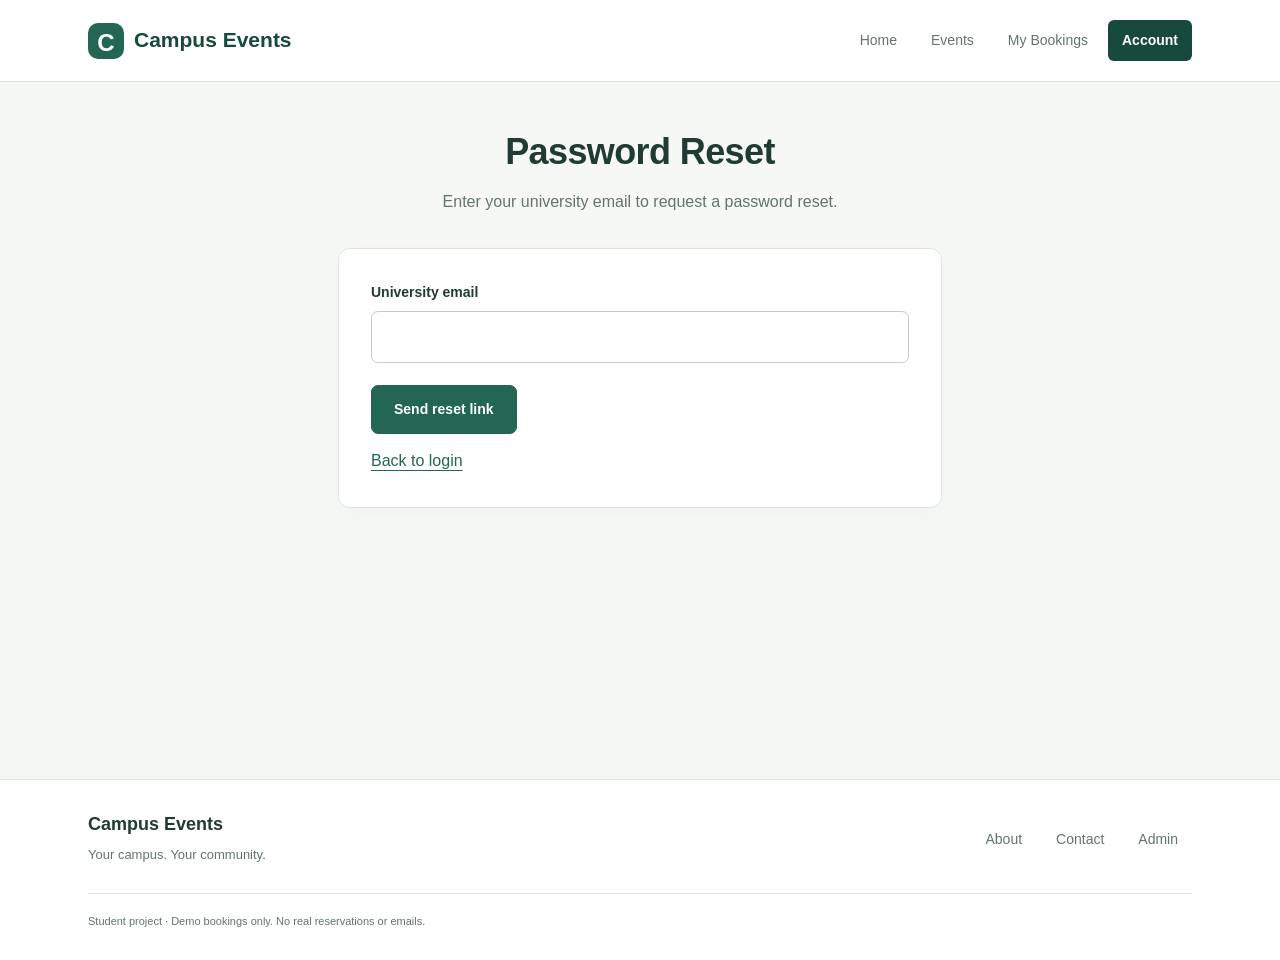
<file: reset-password.html>
<!doctype html>
<html lang="en">
  <!-- 1. Page settings and links to the separate CSS and JavaScript files -->
  <head>
    <meta charset="utf-8" />
    <meta name="viewport" content="width=device-width, initial-scale=1" />
    <title>Password Reset | Campus Event Booking System</title>
    <link rel="stylesheet" href="assets/styles.css" />
    <script src="assets/app.js" defer></script>
  </head>
  <body>
    <!-- Keyboard shortcut to skip navigation -->
    <a class="skip" href="#main">Skip to content</a>
    <!-- 2. Website title and navigation links -->
    <header>
      <a class="site-title" href="index.html"><span class="brand-icon" aria-hidden="true">C</span>Campus Events</a>
      <nav aria-label="Main navigation">
        <a href="index.html">Home</a>
        <a href="events.html">Events</a>
        <a href="my-bookings.html">My Bookings</a>
        <details class="account-menu">
          <summary>Account</summary>
          <div class="account-links">
            <a href="login.html">Log in</a>
            <a href="register.html">Create account</a>
            <a href="profile.html">My profile</a>
            <a href="reset-password.html" aria-current="page">Reset password</a>
          </div>
        </details>
      </nav>
    </header>
    <!-- 3. Main content for this page -->
    <main id="main" class="centered-page">
      <h1>Password Reset</h1>
      <p>Enter your university email to request a password reset.</p>
      <section class="panel form-panel" aria-label="Password Reset form">
        <!-- Form fields: name attributes will be used by PHP in Part 3 -->
        <form data-form="reset-password" method="post" action="#">
          <label for="email">University email</label>
          <input id="email" name="email" type="email" value="" required />
          <!-- Submit button and feedback from assets/app.js -->
          <button type="submit">Send reset link</button>
          <p class="form-message" role="status"></p>
        </form>
        <a href="login.html">Back to login</a>
      </section>
    </main>
    <!-- 4. Shared footer and project information -->
    <footer>
      <div class="footer-inner">
        <div><strong>Campus Events</strong><p>Your campus. Your community.</p></div>
        <nav aria-label="Footer navigation"><a href="about.html">About</a><a href="contact.html">Contact</a><a href="admin.html">Admin</a></nav>
      </div>
      <p class="demo-note">Student project · Demo bookings only. No real reservations or emails.</p>
    </footer>
  </body>
</html>
</file>
<file: assets/styles.css>
/* 1. Shared colours and page layout */
:root {
  --primary: #236653;
  --primary-dark: #174a3c;
  --text: #203b34;
  --muted: #61746e;
  --border: #dde5df;
  --background: #f6f8f5;
}
* { box-sizing: border-box; }
body { margin: 0; background: var(--background); color: var(--text); font-family: Arial, sans-serif; line-height: 1.65; }
a { color: var(--primary); text-underline-offset: 4px; }
p { color: var(--muted); }
h1, h2, h3 { line-height: 1.2; letter-spacing: -0.6px; }
h1 { margin: 0 0 16px; font-size: 36px; }
h2 { margin: 0 0 14px; font-size: 24px; }
h3 { font-size: 21px; }
main { max-width: 1160px; min-height: 65vh; margin: 48px auto 64px; padding: 0 28px; }
main > p { max-width: 660px; margin-bottom: 32px; }
.panel { padding: 28px; margin-bottom: 24px; border: 1px solid var(--border); border-radius: 12px; background: #fff; }
.home-grid, .category-grid, .stats { display: grid; gap: 22px; }
.home-grid { grid-template-columns: repeat(2, 1fr); }
.category-grid, .stats { grid-template-columns: repeat(3, 1fr); }

/* 2. Compact navigation; the account dropdown needs no JavaScript. */
header { display: flex; align-items: center; justify-content: space-between; gap: 24px; padding: 20px max(28px, calc((100% - 1104px) / 2)); background: #fff; border-bottom: 1px solid var(--border); }
.site-title { display: inline-flex; align-items: center; gap: 10px; color: var(--primary-dark); font-size: 21px; font-weight: bold; text-decoration: none; white-space: nowrap; }
.brand-icon { display: grid; place-items: center; width: 36px; height: 36px; border-radius: 10px; background: var(--primary); color: #fff; font-size: 24px; }
nav { display: flex; align-items: center; flex-wrap: wrap; gap: 6px; }
nav a, .account-menu summary { display: block; padding: 9px 14px; border-radius: 6px; color: var(--muted); font-size: 14px; text-decoration: none; cursor: pointer; }
nav a:hover, nav a[aria-current="page"] { background: #edf4ef; color: var(--primary-dark); }
nav a[aria-current="page"] { font-weight: bold; }
.account-menu { position: relative; border: 0; padding: 0; }
.account-menu summary { background: var(--primary-dark); color: #fff; }
.account-links { position: absolute; right: 0; top: calc(100% + 10px); z-index: 5; min-width: 190px; padding: 8px; border: 1px solid var(--border); border-radius: 10px; background: #fff; box-shadow: 0 12px 30px #203b341a; }
.section-nav { margin-bottom: 28px; padding-bottom: 12px; border-bottom: 1px solid var(--border); }

/* 3. Home page */
.welcome { padding: 40px; margin-bottom: 48px; border-radius: 18px; background: #e9f0e8; }
.eyebrow { margin: 0 0 14px; color: var(--primary); font-size: 11px; font-weight: bold; letter-spacing: 2px; text-transform: uppercase; }
.hero { display: grid; grid-template-columns: 1.5fr 1fr; align-items: center; gap: 54px; padding: 52px; background: var(--primary-dark); }
.hero h1 { font-size: clamp(36px, 4.5vw, 56px); letter-spacing: -2px; color: #fff; }
.hero > div > p { max-width: 480px; color: #d2e1d8; }
.hero > div > .eyebrow { color: #b9d9ac; }
.hero .actions { margin-top: 28px; }
.hero .button { background: #e1edc2; border-color: #e1edc2; color: #213f30; }
.hero .button:hover { background: #cfdfa8; }
.hero-link { color: #fff; font-size: 14px; }
.hero-feature { padding: 28px; border-radius: 12px; background: #fff; box-shadow: 0 16px 36px #0a291e33; }
.hero-feature h2 { margin-top: 16px; font-size: 25px; }
.hero-feature > a { font-size: 14px; font-weight: bold; }
.feature-date { display: flex; gap: 12px; align-items: center; padding-bottom: 20px; margin-bottom: 20px; border-bottom: 1px solid var(--border); }
.feature-date strong { font-size: 44px; line-height: 1; letter-spacing: -2px; }
.feature-date span, .feature-location { font-size: 12px; }
.section-heading { display: flex; align-items: center; justify-content: space-between; gap: 20px; margin-bottom: 24px; }
.section-heading h2 { margin-bottom: 0; font-size: 28px; }
.section-heading > a { font-size: 14px; white-space: nowrap; }
.category-grid .panel { margin-bottom: 0; }
.category-grid p { font-size: 14px; }
.category-grid a { font-size: 14px; font-weight: bold; }
.category-number { color: var(--primary); font-size: 10px; font-weight: bold; letter-spacing: 1.4px; }
.join-banner { display: flex; align-items: center; justify-content: space-between; gap: 24px; padding: 30px; margin-top: 40px; background: #e9f0e8; border-radius: 12px; }
.join-banner h2 { font-size: 22px; }
.join-banner p { margin: 0; }
.join-banner .button { flex-shrink: 0; }

/* 4. Forms and buttons */
.form-panel { max-width: 580px; padding: 32px; box-shadow: 0 8px 24px #203b3406; }
label { display: block; margin-bottom: 7px; font-size: 14px; font-weight: bold; }
input, select, textarea { width: 100%; padding: 12px 14px; margin-bottom: 22px; border: 1px solid #bfcfc5; border-radius: 7px; background: #fff; color: var(--text); font: inherit; }
textarea { resize: vertical; }
input:focus, select:focus, textarea:focus { border-color: var(--primary); }
button, .button { display: inline-block; padding: 12px 22px; border: 1px solid var(--primary); border-radius: 7px; background: var(--primary); color: #fff; font: inherit; font-size: 14px; font-weight: bold; text-decoration: none; cursor: pointer; }
button:hover, .button:hover { background: var(--primary-dark); }
.actions { display: flex; flex-wrap: wrap; align-items: center; gap: 20px; }
.form-message { font-size: 14px; }
.form-message:not(:empty) { padding: 12px; border-left: 3px solid var(--primary); background: #edf4ef; color: var(--primary-dark); }

/* Keep single forms and detail pages in a comfortable central column. */
.centered-page { max-width: 660px; }
.centered-page > h1,
.centered-page > p { text-align: center; }
.centered-page > .form-panel { max-width: none; }
.centered-page > .actions,
.centered-page > .section-nav { justify-content: center; }

/* 5. Events, tables, and support */
.stats .panel { border-top: 3px solid var(--primary); }
.stats h2 { color: var(--muted); font-size: 14px; font-weight: normal; }
.stats p { margin: 0; font-size: 36px; font-weight: bold; color: var(--primary-dark); }
.table-wrap { overflow-x: auto; border: 1px solid var(--border); border-radius: 8px; }
table { width: 100%; border-collapse: collapse; font-size: 14px; white-space: nowrap; }
th, td { padding: 16px; border-bottom: 1px solid var(--border); text-align: left; }
th { background: #edf4ef; color: var(--primary-dark); }
tbody tr:last-child td { border: 0; }
caption { padding: 14px; text-align: left; font-weight: bold; }
.status { display: inline-block; padding: 4px 11px; border-radius: 20px; background: #e7f1e8; color: #356044; font-size: 11px; font-weight: bold; }
.status.pending { background: #faf0d9; color: #795c20; }
#event-list h2 { margin-top: 18px; }
#booking-confirmation > .panel { margin: 0; border: 0; padding: 0; }
details { padding: 16px 0; border-bottom: 1px solid var(--border); }
summary { cursor: pointer; font-weight: bold; }

/* 6. Footer, keyboard access, and mobile layouts */
footer { padding: 30px max(28px, calc((100% - 1104px) / 2)); border-top: 1px solid var(--border); background: #fff; }
.footer-inner { display: flex; align-items: center; justify-content: space-between; gap: 20px; }
.footer-inner strong { font-size: 18px; }
.footer-inner p { margin: 4px 0; font-size: 13px; }
.demo-note { margin: 24px 0 0; padding-top: 18px; border-top: 1px solid var(--border); font-size: 11px; }
:focus-visible { outline: 3px solid #72996b; outline-offset: 4px; }
.skip { position: absolute; top: -100px; left: 10px; padding: 10px; background: #fff; z-index: 10; }
.skip:focus { top: 10px; }
@media (max-width: 900px) {
  .hero { gap: 28px; padding: 32px; }
  .category-grid { grid-template-columns: 1fr; }
}
@media (max-width: 650px) {
  header { flex-direction: column; align-items: flex-start; gap: 16px; padding: 18px 20px; }
  header > nav { width: 100%; justify-content: space-between; gap: 2px; }
  nav a, .account-menu summary { padding: 8px 10px; font-size: 13px; }
  main { margin: 28px auto 40px; padding: 0 20px; }
  h1 { font-size: 30px; }
  .hero, .home-grid, .stats { grid-template-columns: 1fr; }
  .hero { padding: 26px; }
  .hero h1 { font-size: 40px; }
  .panel, .welcome { padding: 24px; }
  .section-heading, .join-banner, .footer-inner { align-items: flex-start; flex-direction: column; }
  .section-heading h2 { font-size: 25px; }
  .join-banner { padding: 24px; }
}
</file>
